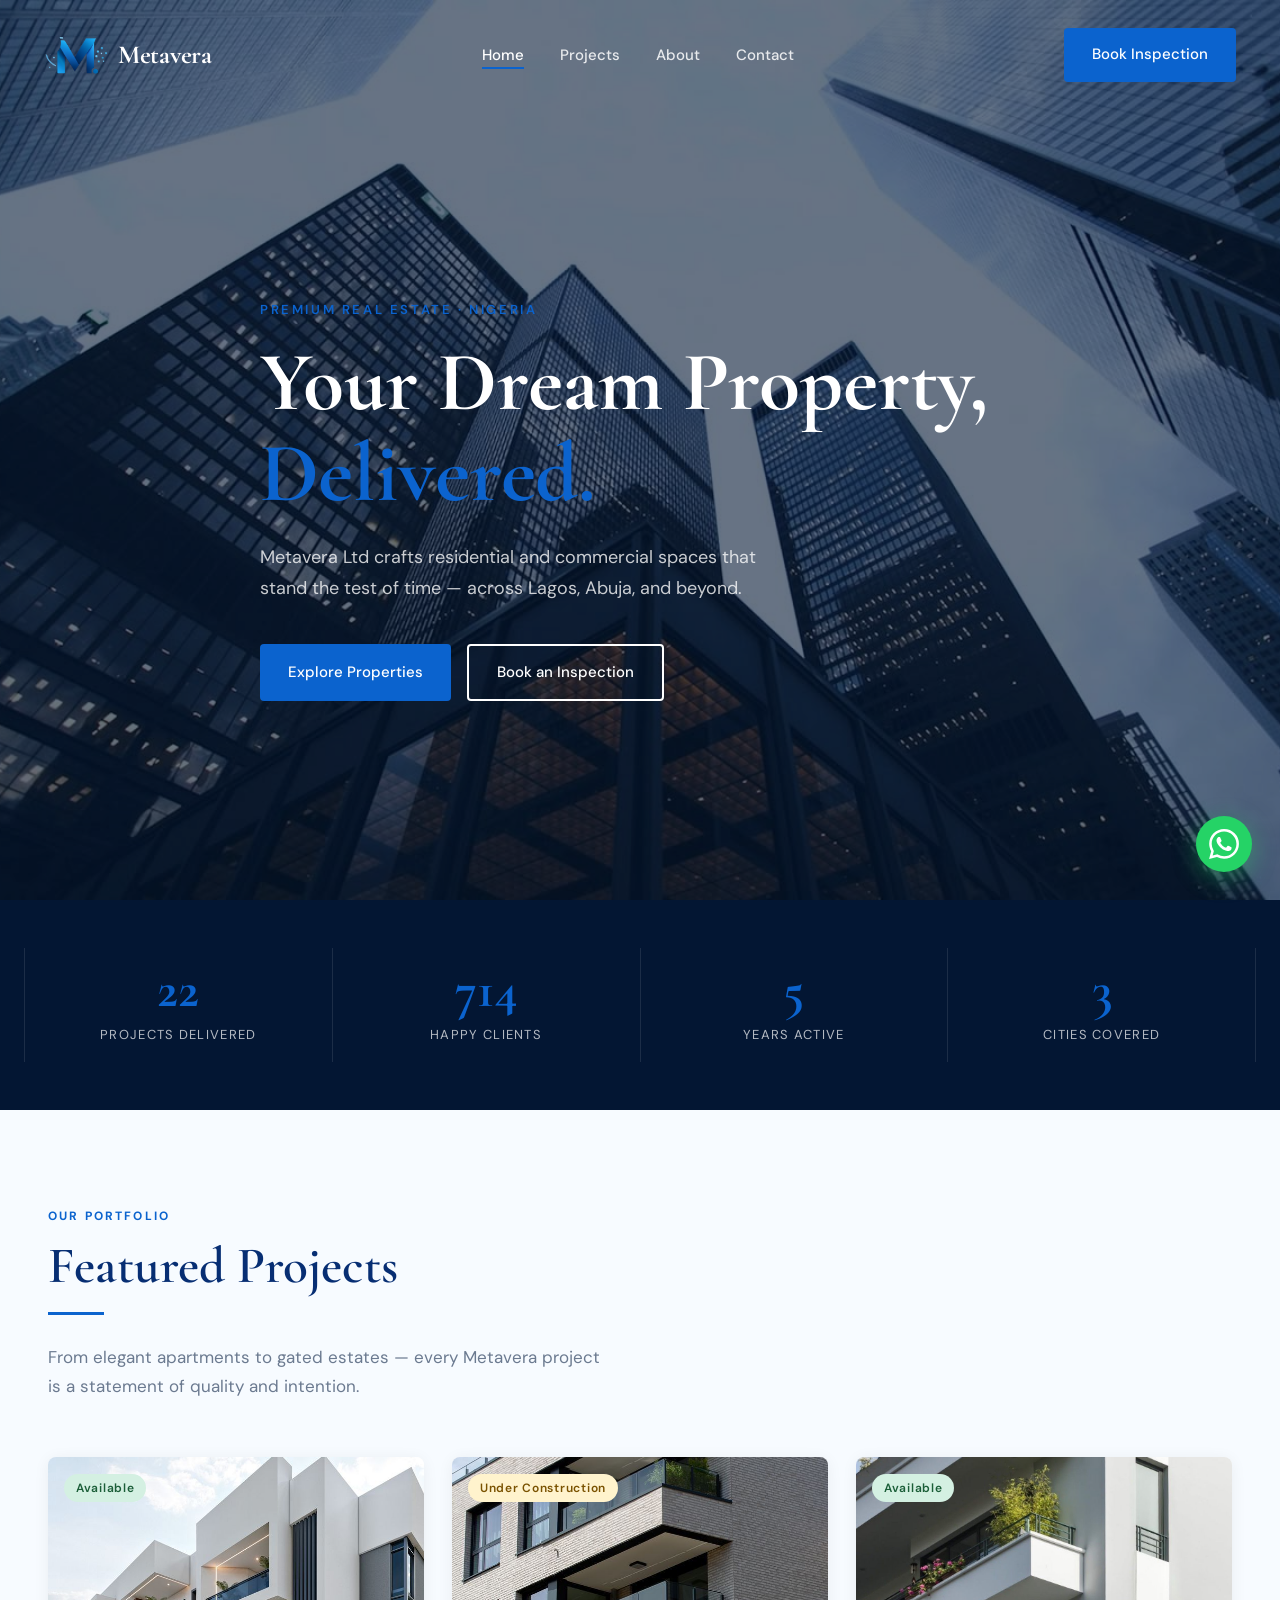
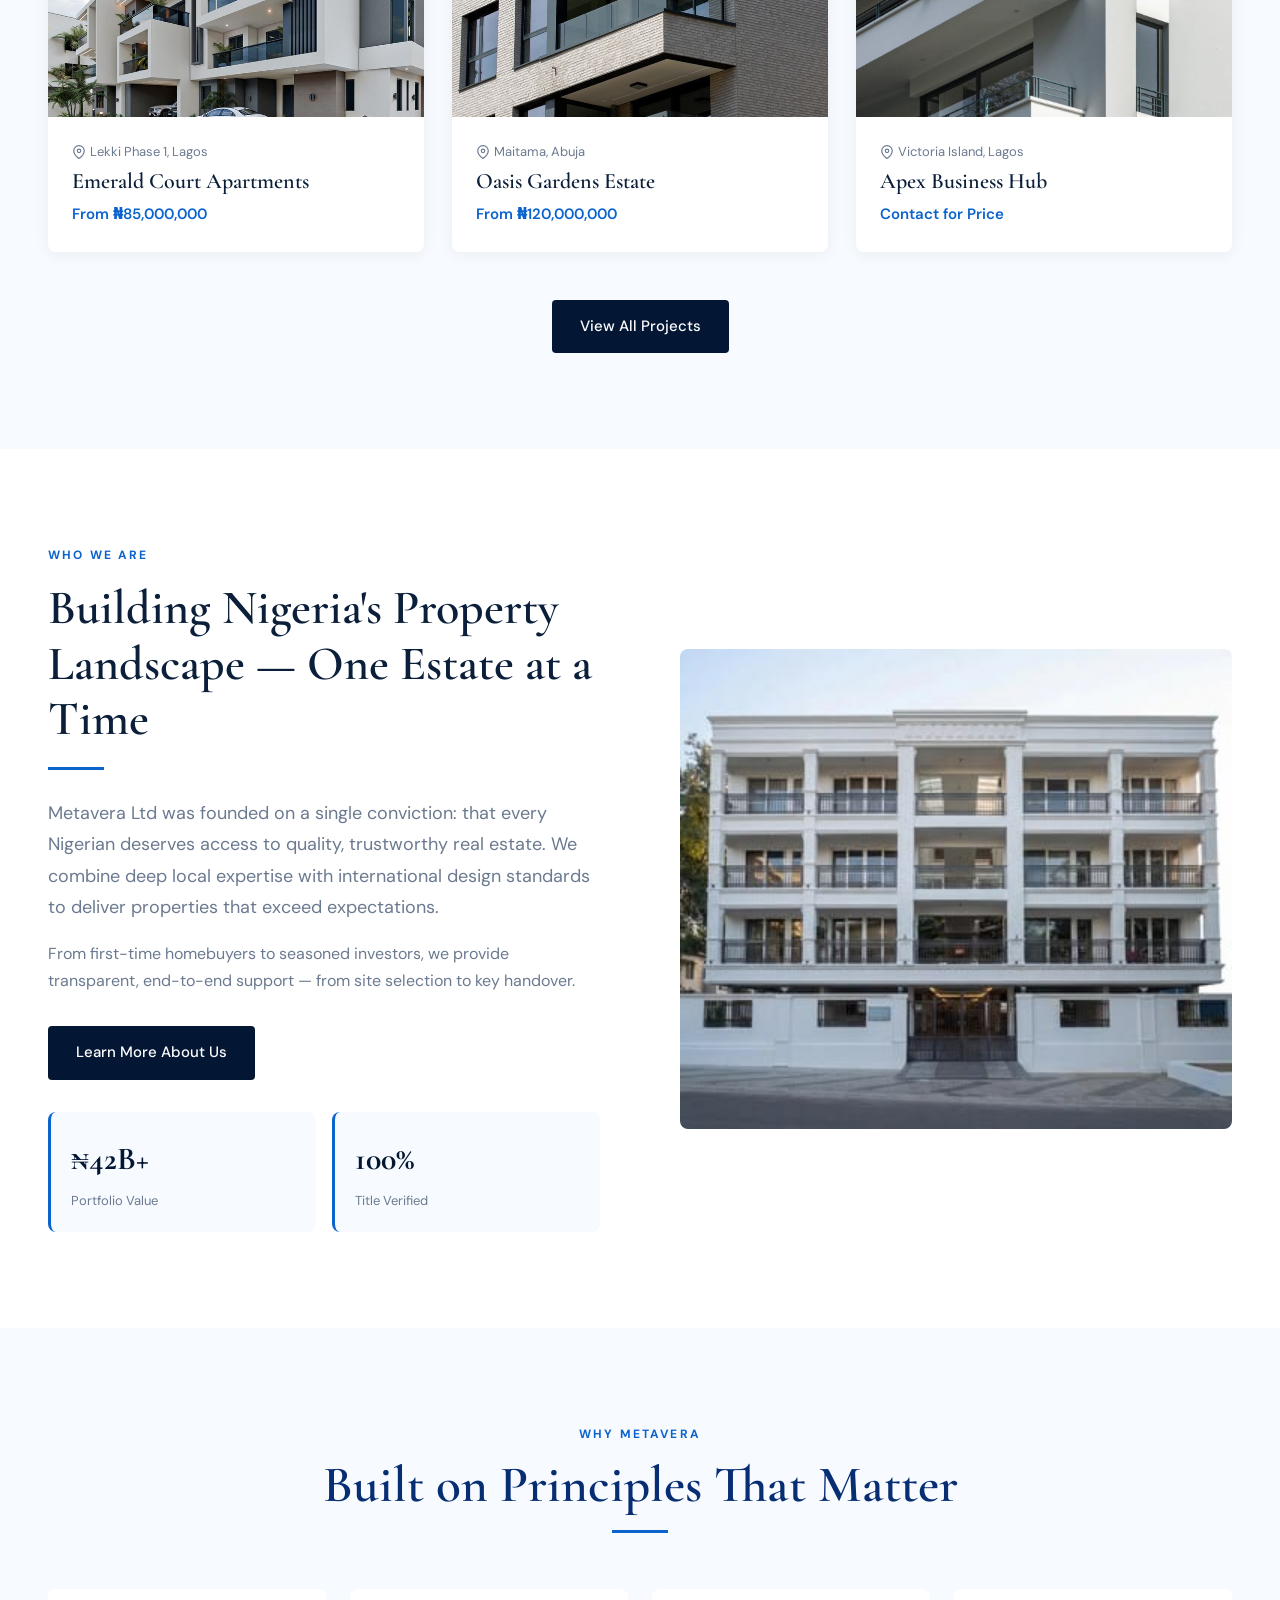
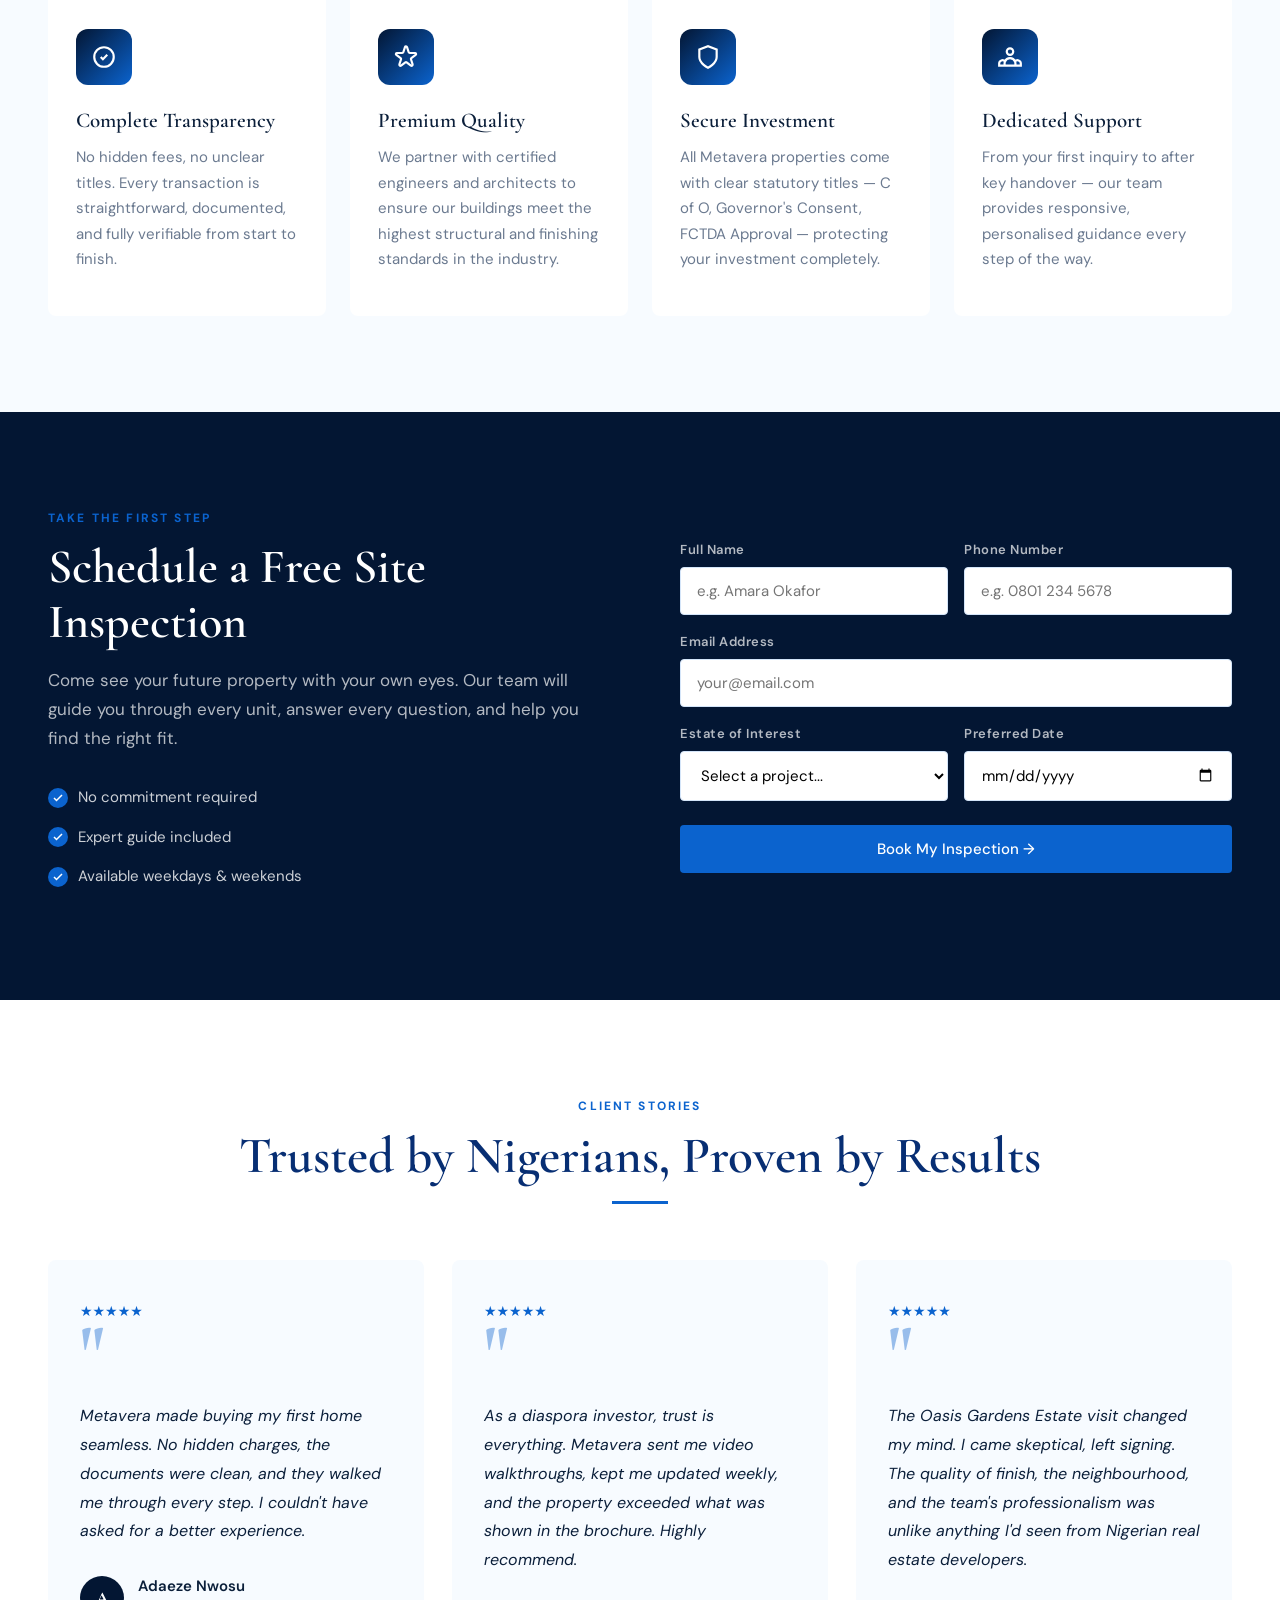
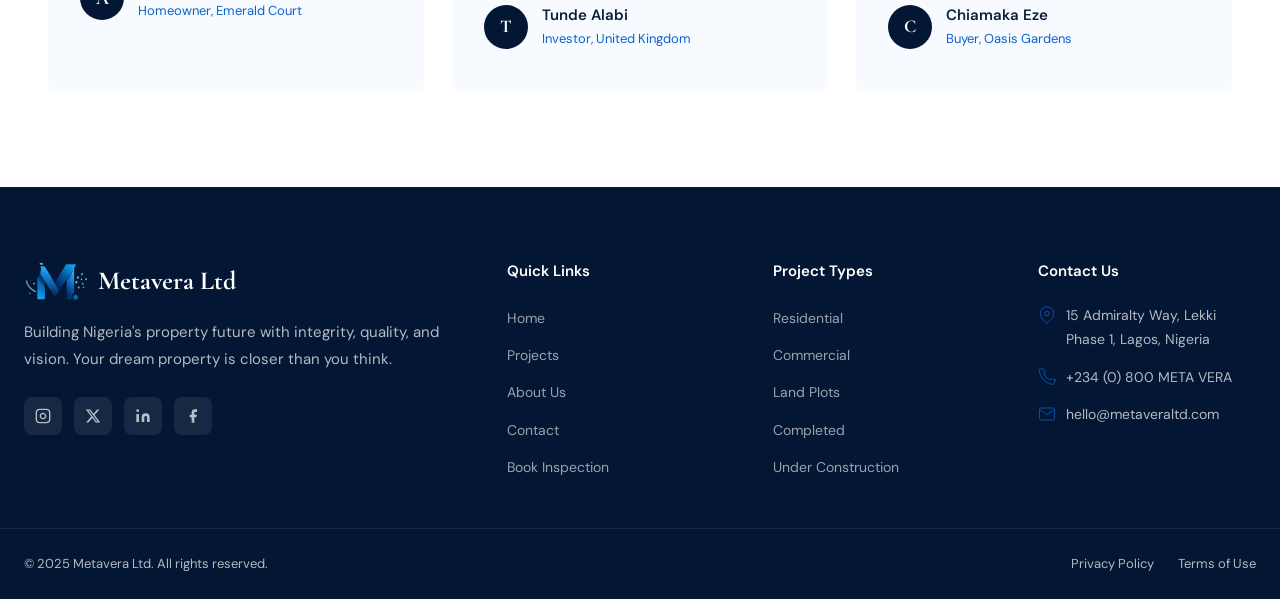
<file: index.html>
<!DOCTYPE html>
<html lang="en">
<head>
  <meta charset="UTF-8" />
  <meta name="viewport" content="width=device-width, initial-scale=1.0" />
  <title>Metavera Ltd — Premium Real Estate in Nigeria</title>
  <meta name="description" content="Metavera Ltd is a leading Nigerian real estate company delivering residential, commercial, and land investment opportunities with transparency and quality." />
  <meta property="og:title" content="Metavera Ltd — Premium Real Estate in Nigeria" />
  <meta property="og:description" content="Discover premium properties across Nigeria. Metavera Ltd — built on trust, quality, and vision." />
  <meta property="og:type" content="website" />
  <link rel="icon" type="image/png" href="assets/Metavera_logo.png" />
  <link rel="stylesheet" href="css/style.css" />
</head>
<body>

<!-- ===== NAVIGATION ===== -->
<nav class="nav" id="mainNav">
  <div class="nav__inner">
    <a href="index.html" class="nav__logo">
      <img src="assets/Metavera_logo.png" alt="Metavera Logo" style="height: 44px; width: auto;" />
      Metavera
    </a>
    <ul class="nav__links">
      <li><a href="index.html" class="active">Home</a></li>
      <li><a href="projects.html">Projects</a></li>
      <li><a href="about.html">About</a></li>
      <li><a href="contact.html">Contact</a></li>
    </ul>
    <div class="nav__actions">
      <a href="contact.html" class="btn btn--primary" id="nav-cta">Book Inspection</a>
      <button class="nav__hamburger" id="hamburgerBtn" aria-label="Open menu">
        <span></span><span></span><span></span>
      </button>
    </div>
  </div>
</nav>

<!-- Mobile Nav -->
<div class="nav__mobile" id="mobileNav">
  <button class="nav__mobile-close" id="mobileNavClose" aria-label="Close menu">✕</button>
  <a href="index.html">Home</a>
  <a href="projects.html">Projects</a>
  <a href="about.html">About</a>
  <a href="contact.html">Contact</a>
  <a href="contact.html" class="btn btn--primary" style="margin-top:16px;">Book Inspection</a>
</div>

<!-- ===== HERO ===== -->
<section class="hero" id="hero">
  <div class="hero__bg">
    <img src="assets/images/metavera_hero.jpg" alt="Metavera luxury estate" loading="eager" />
  </div>
  <div class="hero__overlay"></div>
  <div class="hero__content">
    <p class="hero__eyebrow">Premium Real Estate · Nigeria</p>
    <h1 class="hero__headline">Your Dream Property, <em>Delivered.</em></h1>
    <p class="hero__sub">Metavera Ltd crafts residential and commercial spaces that stand the test of time — across Lagos, Abuja, and beyond.</p>
    <div class="hero__ctas">
      <a href="projects.html" class="btn btn--primary" id="hero-explore-btn">Explore Properties</a>
      <a href="contact.html" class="btn btn--outline" id="hero-inspect-btn">Book an Inspection</a>
    </div>
  </div>

</section>

<!-- ===== STATS BAR ===== -->
<div class="stats-bar">
  <div class="stats-bar__grid">
    <div class="stats-bar__item reveal">
      <div class="stats-bar__number" data-count="38">0</div>
      <div class="stats-bar__label">Projects Delivered</div>
    </div>
    <div class="stats-bar__item reveal reveal-delay-1">
      <div class="stats-bar__number" data-count="1200">0</div>
      <div class="stats-bar__label">Happy Clients</div>
    </div>
    <div class="stats-bar__item reveal reveal-delay-2">
      <div class="stats-bar__number" data-count="9">0</div>
      <div class="stats-bar__label">Years Active</div>
    </div>
    <div class="stats-bar__item reveal reveal-delay-3">
      <div class="stats-bar__number" data-count="6">0</div>
      <div class="stats-bar__label">Cities Covered</div>
    </div>
  </div>
</div>

<!-- ===== FEATURED PROJECTS ===== -->
<section class="section" id="featured-projects">
  <div class="container">
    <div class="section-header reveal">
      <p class="section-header__eyebrow">Our Portfolio</p>
      <h2 class="section-header__title">Featured Projects</h2>
      <div class="divider"></div>
      <p class="section-header__desc">From elegant apartments to gated estates — every Metavera project is a statement of quality and intention.</p>
    </div>
    <div class="projects-grid">

      <div class="project-card reveal">
        <div class="project-card__img-wrap">
          <img src="assets/images/mtv1.jpg" alt="Emerald Court Apartments" loading="lazy" />
          <div class="project-card__badge"><span class="badge badge--available">Available</span></div>
          <div class="project-card__overlay">
            <a href="project-detail.html" class="project-card__cta">View Project →</a>
          </div>
        </div>
        <div class="project-card__body">
          <p class="project-card__location">
            <svg width="14" height="14" viewBox="0 0 24 24" stroke="currentColor" fill="none" stroke-width="2" style="display:inline;vertical-align:middle;"><path d="M21 10c0 7-9 13-9 13S3 17 3 10a9 9 0 1 1 18 0z"/><circle cx="12" cy="10" r="3"/></svg>
            Lekki Phase 1, Lagos
          </p>
          <h3 class="project-card__name">Emerald Court Apartments</h3>
          <p class="project-card__price">From ₦85,000,000</p>
        </div>
      </div>

      <div class="project-card reveal reveal-delay-1">
        <div class="project-card__img-wrap">
          <img src="assets/images/mtv2.jpg" alt="Oasis Gardens Estate" loading="lazy" />
          <div class="project-card__badge"><span class="badge badge--construction">Under Construction</span></div>
          <div class="project-card__overlay">
            <a href="project-detail.html" class="project-card__cta">View Project →</a>
          </div>
        </div>
        <div class="project-card__body">
          <p class="project-card__location">
            <svg width="14" height="14" viewBox="0 0 24 24" stroke="currentColor" fill="none" stroke-width="2" style="display:inline;vertical-align:middle;"><path d="M21 10c0 7-9 13-9 13S3 17 3 10a9 9 0 1 1 18 0z"/><circle cx="12" cy="10" r="3"/></svg>
            Maitama, Abuja
          </p>
          <h3 class="project-card__name">Oasis Gardens Estate</h3>
          <p class="project-card__price">From ₦120,000,000</p>
        </div>
      </div>

      <div class="project-card reveal reveal-delay-2">
        <div class="project-card__img-wrap">
          <img src="assets/images/mtv3.jpg" alt="Apex Business Hub" loading="lazy" />
          <div class="project-card__badge"><span class="badge badge--available">Available</span></div>
          <div class="project-card__overlay">
            <a href="project-detail.html" class="project-card__cta">View Project →</a>
          </div>
        </div>
        <div class="project-card__body">
          <p class="project-card__location">
            <svg width="14" height="14" viewBox="0 0 24 24" stroke="currentColor" fill="none" stroke-width="2" style="display:inline;vertical-align:middle;"><path d="M21 10c0 7-9 13-9 13S3 17 3 10a9 9 0 1 1 18 0z"/><circle cx="12" cy="10" r="3"/></svg>
            Victoria Island, Lagos
          </p>
          <h3 class="project-card__name">Apex Business Hub</h3>
          <p class="project-card__price">Contact for Price</p>
        </div>
      </div>

    </div>
    <div style="text-align:center; margin-top:48px;" class="reveal">
      <a href="projects.html" class="btn btn--dark" id="view-all-projects-btn">View All Projects</a>
    </div>
  </div>
</section>

<!-- ===== ABOUT SNIPPET ===== -->
<section class="section about-snippet" id="about-snippet">
  <div class="container">
    <div class="about-snippet__grid">
      <div class="reveal">
        <p class="about-snippet__tag">Who We Are</p>
        <h2 style="font-family:var(--font-serif);font-size:clamp(30px,4vw,48px);margin-bottom:20px;line-height:1.15;">Building Nigeria's Property Landscape — One Estate at a Time</h2>
        <div class="divider"></div>
        <p class="body-lg text-muted" style="margin-bottom:16px;">Metavera Ltd was founded on a single conviction: that every Nigerian deserves access to quality, trustworthy real estate. We combine deep local expertise with international design standards to deliver properties that exceed expectations.</p>
        <p class="text-muted" style="margin-bottom:32px;">From first-time homebuyers to seasoned investors, we provide transparent, end-to-end support — from site selection to key handover.</p>
        <a href="about.html" class="btn btn--dark" id="about-learn-more-btn">Learn More About Us</a>
        <div class="about-snippet__value">
          <div class="about-snippet__value-item">
            <div class="about-snippet__value-num">₦42B+</div>
            <div class="about-snippet__value-label">Portfolio Value</div>
          </div>
          <div class="about-snippet__value-item">
            <div class="about-snippet__value-num">100%</div>
            <div class="about-snippet__value-label">Title Verified</div>
          </div>
        </div>
      </div>
      <div class="about-snippet__img reveal reveal-delay-2">
        <img src="assets/images/mtv4.jpg" alt="Metavera team" loading="lazy" />
      </div>
    </div>
  </div>
</section>

<!-- ===== WHY CHOOSE US ===== -->
<section class="section why" id="why-choose-us">
  <div class="container">
    <div class="section-header text-center section-header--center reveal">
      <p class="section-header__eyebrow">Why Metavera</p>
      <h2 class="section-header__title">Built on Principles That Matter</h2>
      <div class="divider divider--center"></div>
    </div>
    <div class="why__grid">
      <div class="why__card reveal">
        <div class="why__icon">
          <svg viewBox="0 0 24 24"><path d="M9 12l2 2 4-4m6 2a9 9 0 11-18 0 9 9 0 0118 0z"/></svg>
        </div>
        <h3 class="why__card-title">Complete Transparency</h3>
        <p class="why__card-text">No hidden fees, no unclear titles. Every transaction is straightforward, documented, and fully verifiable from start to finish.</p>
      </div>
      <div class="why__card reveal reveal-delay-1">
        <div class="why__icon">
          <svg viewBox="0 0 24 24"><path d="M11.049 2.927c.3-.921 1.603-.921 1.902 0l1.519 4.674a1 1 0 00.95.69h4.915c.969 0 1.371 1.24.588 1.81l-3.976 2.888a1 1 0 00-.363 1.118l1.518 4.674c.3.922-.755 1.688-1.538 1.118l-3.976-2.888a1 1 0 00-1.176 0l-3.976 2.888c-.783.57-1.838-.197-1.538-1.118l1.518-4.674a1 1 0 00-.363-1.118l-3.976-2.888c-.784-.57-.38-1.81.588-1.81h4.914a1 1 0 00.951-.69l1.519-4.674z"/></svg>
        </div>
        <h3 class="why__card-title">Premium Quality</h3>
        <p class="why__card-text">We partner with certified engineers and architects to ensure our buildings meet the highest structural and finishing standards in the industry.</p>
      </div>
      <div class="why__card reveal reveal-delay-2">
        <div class="why__icon">
          <svg viewBox="0 0 24 24"><path d="M12 22s8-4 8-10V5l-8-3-8 3v7c0 6 8 10 8 10z"/></svg>
        </div>
        <h3 class="why__card-title">Secure Investment</h3>
        <p class="why__card-text">All Metavera properties come with clear statutory titles — C of O, Governor's Consent, FCTDA Approval — protecting your investment completely.</p>
      </div>
      <div class="why__card reveal reveal-delay-3">
        <div class="why__icon">
          <svg viewBox="0 0 24 24"><path d="M17 20h5v-2a3 3 0 00-5.356-1.857M17 20H7m10 0v-2c0-.656-.126-1.283-.356-1.857M7 20H2v-2a3 3 0 015.356-1.857M7 20v-2c0-.656.126-1.283.356-1.857m0 0a5.002 5.002 0 019.288 0M15 7a3 3 0 11-6 0 3 3 0 016 0z"/></svg>
        </div>
        <h3 class="why__card-title">Dedicated Support</h3>
        <p class="why__card-text">From your first inquiry to after key handover — our team provides responsive, personalised guidance every step of the way.</p>
      </div>
    </div>
  </div>
</section>

<!-- ===== BOOK INSPECTION ===== -->
<section class="section inspection" id="book-inspection">
  <div class="container">
    <div class="inspection__grid">
      <div class="reveal">
        <p style="color:var(--clr-gold);font-size:12px;letter-spacing:0.18em;text-transform:uppercase;font-weight:700;margin-bottom:12px;">Take the First Step</p>
        <h2 class="inspection__title">Schedule a Free Site Inspection</h2>
        <p class="inspection__desc">Come see your future property with your own eyes. Our team will guide you through every unit, answer every question, and help you find the right fit.</p>
        <div class="inspection__check">
          <div class="inspection__check-icon"><svg viewBox="0 0 24 24"><polyline points="20 6 9 17 4 12"/></svg></div>
          No commitment required
        </div>
        <div class="inspection__check">
          <div class="inspection__check-icon"><svg viewBox="0 0 24 24"><polyline points="20 6 9 17 4 12"/></svg></div>
          Expert guide included
        </div>
        <div class="inspection__check">
          <div class="inspection__check-icon"><svg viewBox="0 0 24 24"><polyline points="20 6 9 17 4 12"/></svg></div>
          Available weekdays &amp; weekends
        </div>
      </div>
      <div class="reveal reveal-delay-2">
        <form class="form" id="inspectionForm">
          <div class="form-row">
            <div class="form-group">
              <label class="form-label form-label--white" for="insp-name">Full Name</label>
              <input type="text" id="insp-name" class="form-input" placeholder="e.g. Amara Okafor" required />
            </div>
            <div class="form-group">
              <label class="form-label form-label--white" for="insp-phone">Phone Number</label>
              <input type="tel" id="insp-phone" class="form-input" placeholder="e.g. 0801 234 5678" required />
            </div>
          </div>
          <div class="form-group">
            <label class="form-label form-label--white" for="insp-email">Email Address</label>
            <input type="email" id="insp-email" class="form-input" placeholder="your@email.com" />
          </div>
          <div class="form-row">
            <div class="form-group">
              <label class="form-label form-label--white" for="insp-estate">Estate of Interest</label>
              <select id="insp-estate" class="form-select">
                <option value="">Select a project...</option>
                <option>Emerald Court Apartments</option>
                <option>Oasis Gardens Estate</option>
                <option>Apex Business Hub</option>
                <option>Greenview Terrace</option>
                <option>Other / Not Sure</option>
              </select>
            </div>
            <div class="form-group">
              <label class="form-label form-label--white" for="insp-date">Preferred Date</label>
              <input type="date" id="insp-date" class="form-input" />
            </div>
          </div>
          <button type="submit" class="btn btn--primary" id="insp-submit-btn" style="margin-top:8px;justify-content:center;">
            Book My Inspection →
          </button>
        </form>
      </div>
    </div>
  </div>
</section>

<!-- ===== TESTIMONIALS ===== -->
<section class="section testimonials" id="testimonials">
  <div class="container">
    <div class="section-header text-center section-header--center reveal">
      <p class="section-header__eyebrow">Client Stories</p>
      <h2 class="section-header__title">Trusted by Nigerians, Proven by Results</h2>
      <div class="divider divider--center"></div>
    </div>
    <div class="testimonials__grid">

      <div class="testimonial-card reveal">
        <div class="testimonial-card__stars">★★★★★</div>
        <span class="testimonial-card__quote-mark">"</span>
        <p class="testimonial-card__text">Metavera made buying my first home seamless. No hidden charges, the documents were clean, and they walked me through every step. I couldn't have asked for a better experience.</p>
        <div class="testimonial-card__author">
          <div class="testimonial-card__avatar">A</div>
          <div>
            <div class="testimonial-card__name">Adaeze Nwosu</div>
            <div class="testimonial-card__role">Homeowner, Emerald Court</div>
          </div>
        </div>
      </div>

      <div class="testimonial-card reveal reveal-delay-1">
        <div class="testimonial-card__stars">★★★★★</div>
        <span class="testimonial-card__quote-mark">"</span>
        <p class="testimonial-card__text">As a diaspora investor, trust is everything. Metavera sent me video walkthroughs, kept me updated weekly, and the property exceeded what was shown in the brochure. Highly recommend.</p>
        <div class="testimonial-card__author">
          <div class="testimonial-card__avatar">T</div>
          <div>
            <div class="testimonial-card__name">Tunde Alabi</div>
            <div class="testimonial-card__role">Investor, United Kingdom</div>
          </div>
        </div>
      </div>

      <div class="testimonial-card reveal reveal-delay-2">
        <div class="testimonial-card__stars">★★★★★</div>
        <span class="testimonial-card__quote-mark">"</span>
        <p class="testimonial-card__text">The Oasis Gardens Estate visit changed my mind. I came skeptical, left signing. The quality of finish, the neighbourhood, and the team's professionalism was unlike anything I'd seen from Nigerian real estate developers.</p>
        <div class="testimonial-card__author">
          <div class="testimonial-card__avatar">C</div>
          <div>
            <div class="testimonial-card__name">Chiamaka Eze</div>
            <div class="testimonial-card__role">Buyer, Oasis Gardens</div>
          </div>
        </div>
      </div>

    </div>
  </div>
</section>

<!-- ===== FOOTER ===== -->
<footer class="footer" id="main-footer">
  <div class="footer__top">
    <div class="footer__grid">
      <div>
        <div class="footer__brand-logo">
          <img src="assets/Metavera_logo.png" alt="Metavera Logo" style="height: 44px; width: auto;" />
          Metavera Ltd
        </div>
        <p class="footer__brand-text">Building Nigeria's property future with integrity, quality, and vision. Your dream property is closer than you think.</p>
        <div class="footer__social">
          <a href="#" class="footer__social-link" aria-label="Instagram">
            <svg width="16" height="16" viewBox="0 0 24 24" fill="none" stroke="currentColor" stroke-width="2"><rect x="2" y="2" width="20" height="20" rx="5" ry="5"/><path d="M16 11.37A4 4 0 1 1 12.63 8 4 4 0 0 1 16 11.37z"/><line x1="17.5" y1="6.5" x2="17.51" y2="6.5"/></svg>
          </a>
          <a href="#" class="footer__social-link" aria-label="Twitter/X">
            <svg width="16" height="16" viewBox="0 0 24 24" fill="currentColor"><path d="M18.244 2.25h3.308l-7.227 8.26 8.502 11.24H16.17l-5.214-6.817L4.99 21.75H1.68l7.73-8.835L1.254 2.25H8.08l4.713 6.231zm-1.161 17.52h1.833L7.084 4.126H5.117z"/></svg>
          </a>
          <a href="#" class="footer__social-link" aria-label="LinkedIn">
            <svg width="16" height="16" viewBox="0 0 24 24" fill="currentColor"><path d="M16 8a6 6 0 0 1 6 6v7h-4v-7a2 2 0 0 0-2-2 2 2 0 0 0-2 2v7h-4v-7a6 6 0 0 1 6-6zM2 9h4v12H2z"/><circle cx="4" cy="4" r="2"/></svg>
          </a>
          <a href="#" class="footer__social-link" aria-label="Facebook">
            <svg width="16" height="16" viewBox="0 0 24 24" fill="currentColor"><path d="M18 2h-3a5 5 0 0 0-5 5v3H7v4h3v8h4v-8h3l1-4h-4V7a1 1 0 0 1 1-1h3z"/></svg>
          </a>
        </div>
      </div>
      <div>
        <div class="footer__col-title">Quick Links</div>
        <ul class="footer__links">
          <li><a href="index.html">Home</a></li>
          <li><a href="projects.html">Projects</a></li>
          <li><a href="about.html">About Us</a></li>
          <li><a href="contact.html">Contact</a></li>
          <li><a href="contact.html">Book Inspection</a></li>
        </ul>
      </div>
      <div>
        <div class="footer__col-title">Project Types</div>
        <ul class="footer__links">
          <li><a href="projects.html">Residential</a></li>
          <li><a href="projects.html">Commercial</a></li>
          <li><a href="projects.html">Land Plots</a></li>
          <li><a href="projects.html">Completed</a></li>
          <li><a href="projects.html">Under Construction</a></li>
        </ul>
      </div>
      <div>
        <div class="footer__col-title">Contact Us</div>
        <div class="footer__contact-item">
          <svg class="footer__contact-icon" viewBox="0 0 24 24"><path d="M21 10c0 7-9 13-9 13S3 17 3 10a9 9 0 1 1 18 0z"/><circle cx="12" cy="10" r="3"/></svg>
          <span>15 Admiralty Way, Lekki Phase 1, Lagos, Nigeria</span>
        </div>
        <div class="footer__contact-item">
          <svg class="footer__contact-icon" viewBox="0 0 24 24"><path d="M22 16.92v3a2 2 0 0 1-2.18 2 19.79 19.79 0 0 1-8.63-3.07A19.5 19.5 0 0 1 4.69 12a19.79 19.79 0 0 1-3.07-8.67A2 2 0 0 1 3.6 1.24h3a2 2 0 0 1 2 1.72c.127.96.361 1.903.7 2.81a2 2 0 0 1-.45 2.11L7.91 8.09a16 16 0 0 0 8 8l1.27-1.27a2 2 0 0 1 2.11-.45c.907.339 1.85.573 2.81.7A2 2 0 0 1 24 17z"/></svg>
          <span>+234 (0) 800 META VERA</span>
        </div>
        <div class="footer__contact-item">
          <svg class="footer__contact-icon" viewBox="0 0 24 24"><path d="M4 4h16c1.1 0 2 .9 2 2v12c0 1.1-.9 2-2 2H4c-1.1 0-2-.9-2-2V6c0-1.1.9-2 2-2z"/><polyline points="22,6 12,13 2,6"/></svg>
          <span>hello@metaveraltd.com</span>
        </div>
      </div>
    </div>
  </div>
  <div class="footer__bottom">
    <div class="footer__bottom-inner">
      <span>© 2025 Metavera Ltd. All rights reserved.</span>
      <div class="footer__bottom-links">
        <a href="#">Privacy Policy</a>
        <a href="#">Terms of Use</a>
      </div>
    </div>
  </div>
</footer>

<!-- WhatsApp Float -->
<a href="https://wa.me/2348001234567" class="whatsapp-float" id="whatsapp-float" aria-label="Chat on WhatsApp" target="_blank" rel="noopener">
  <svg viewBox="0 0 24 24"><path d="M17.472 14.382c-.297-.149-1.758-.867-2.03-.967-.273-.099-.471-.148-.67.15-.197.297-.767.966-.94 1.164-.173.199-.347.223-.644.075-.297-.15-1.255-.463-2.39-1.475-.883-.788-1.48-1.761-1.653-2.059-.173-.297-.018-.458.13-.606.134-.133.298-.347.446-.52.149-.174.198-.298.298-.497.099-.198.05-.371-.025-.52-.075-.149-.669-1.612-.916-2.207-.242-.579-.487-.5-.669-.51-.173-.008-.371-.01-.57-.01-.198 0-.52.074-.792.372-.272.297-1.04 1.016-1.04 2.479 0 1.462 1.065 2.875 1.213 3.074.149.198 2.096 3.2 5.077 4.487.709.306 1.262.489 1.694.625.712.227 1.36.195 1.871.118.571-.085 1.758-.719 2.006-1.413.248-.694.248-1.289.173-1.413-.074-.124-.272-.198-.57-.347m-5.421 7.403h-.004a9.87 9.87 0 01-5.031-1.378l-.361-.214-3.741.982.998-3.648-.235-.374a9.86 9.86 0 01-1.51-5.26c.001-5.45 4.436-9.884 9.888-9.884 2.64 0 5.122 1.03 6.988 2.898a9.825 9.825 0 012.893 6.994c-.003 5.45-4.437 9.884-9.885 9.884m8.413-18.297A11.815 11.815 0 0012.05 0C5.495 0 .16 5.335.157 11.892c0 2.096.547 4.142 1.588 5.945L.057 24l6.305-1.654a11.882 11.882 0 005.683 1.448h.005c6.554 0 11.89-5.335 11.893-11.893a11.821 11.821 0 00-3.48-8.413Z"/></svg>
</a>

<script src="js/main.js"></script>
</body>
</html>
</file>
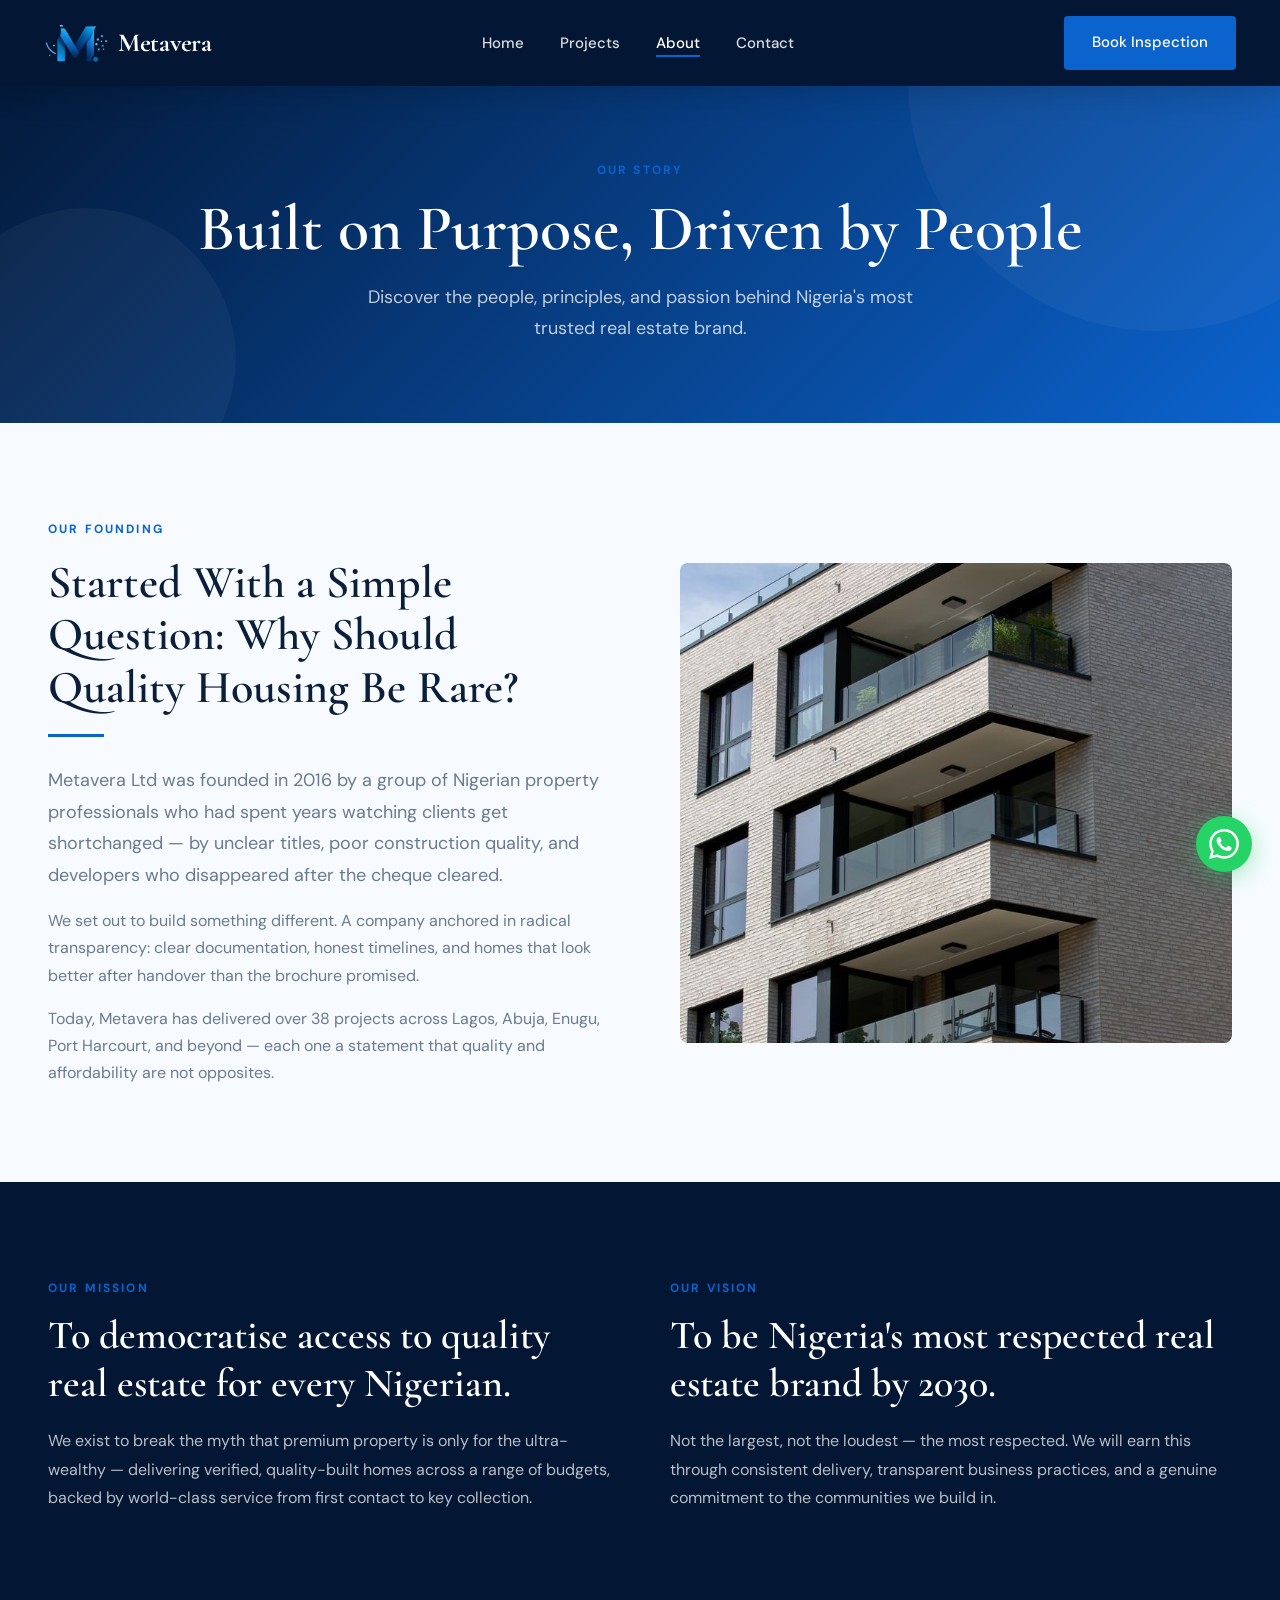
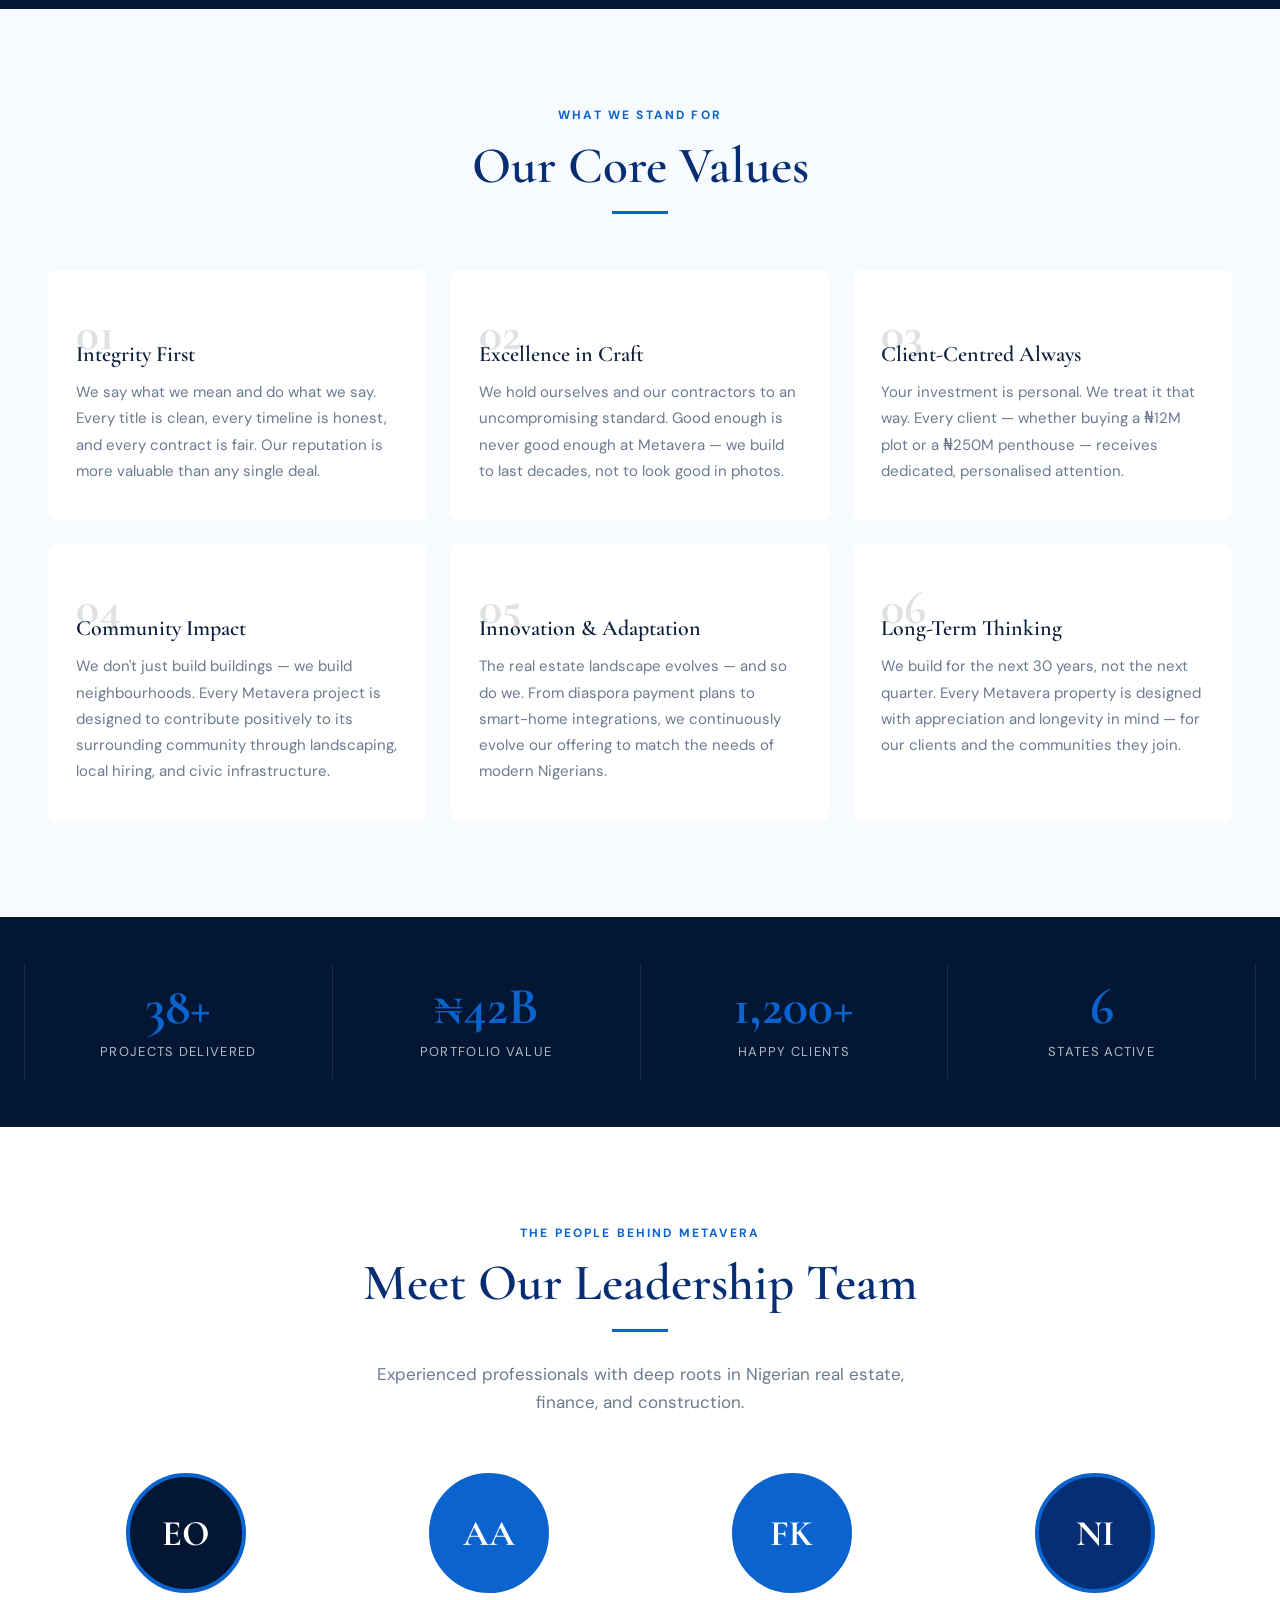
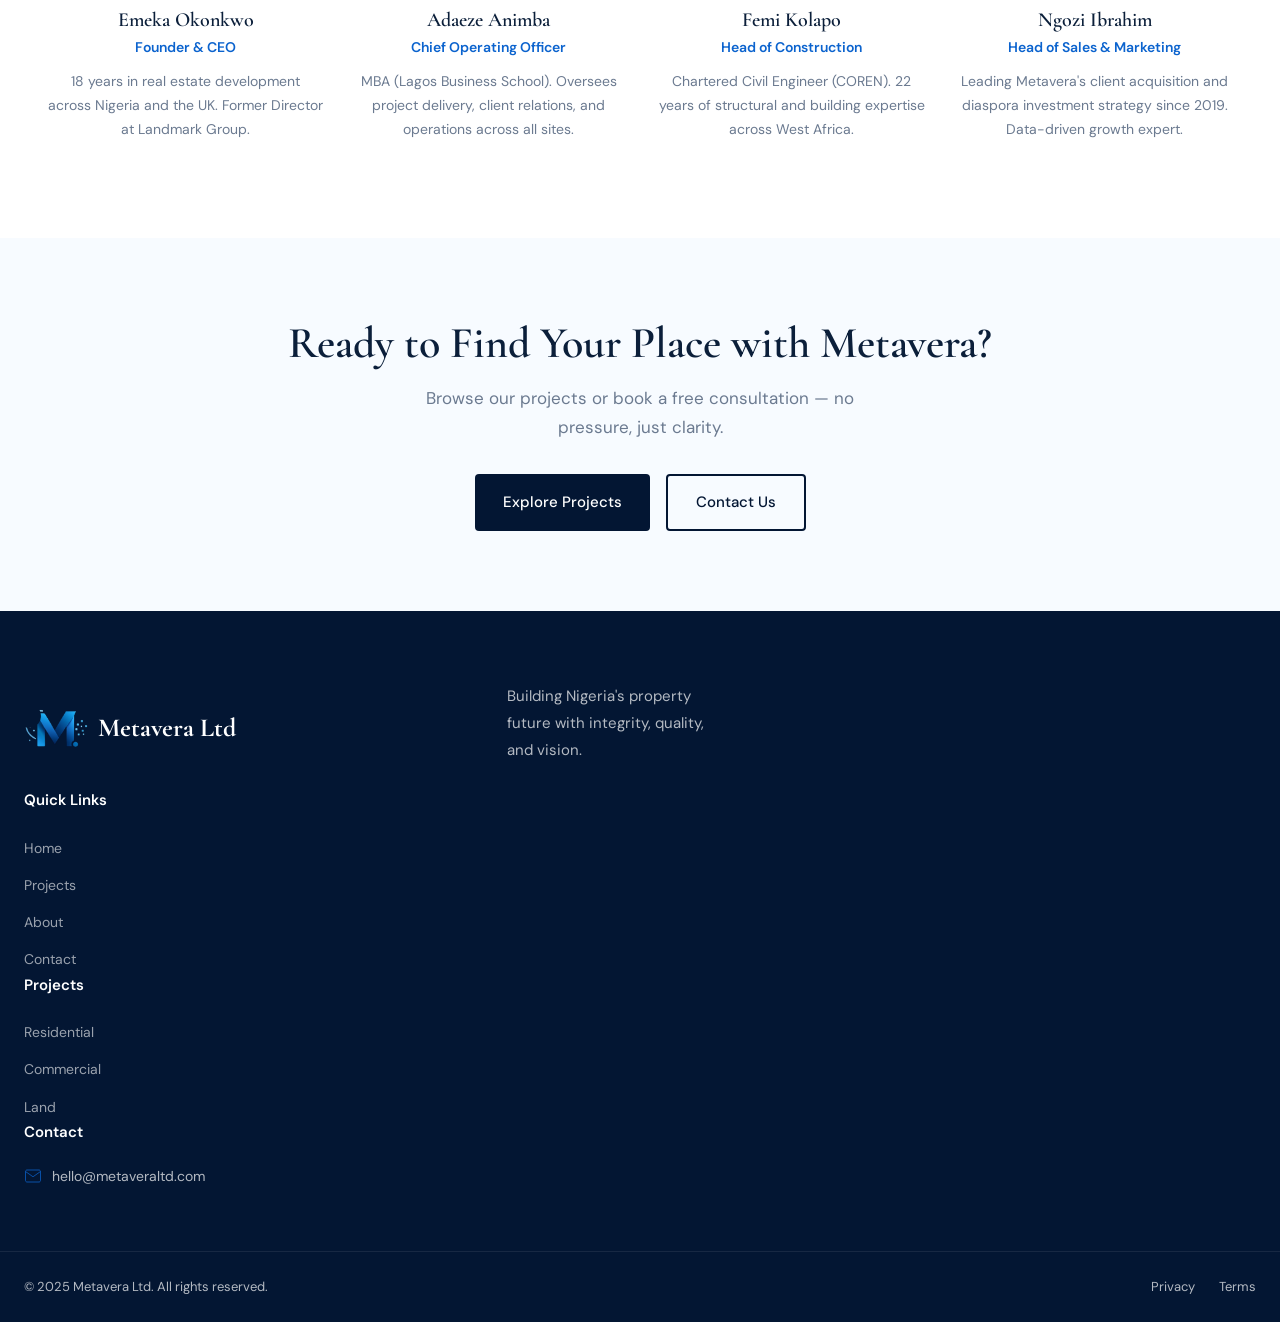
<file: about.html>
<!DOCTYPE html>
<html lang="en">
<head>
  <meta charset="UTF-8" />
  <meta name="viewport" content="width=device-width, initial-scale=1.0" />
  <title>About Us — Metavera Ltd | Our Story, Vision & Team</title>
  <meta name="description" content="Learn about Metavera Ltd — our founding story, mission, vision, core values, and the experienced team building Nigeria's real estate future." />
  <link rel="icon" type="image/png" href="assets/Metavera_logo.png" />
  <link rel="stylesheet" href="css/style.css" />
</head>
<body>

<!-- NAV -->
<nav class="nav scrolled" id="mainNav">
  <div class="nav__inner">
    <a href="index.html" class="nav__logo">
      <img src="assets/Metavera_logo.png" alt="Metavera Logo" style="height: 44px; width: auto;" />
      Metavera
    </a>
    <ul class="nav__links">
      <li><a href="index.html">Home</a></li>
      <li><a href="projects.html">Projects</a></li>
      <li><a href="about.html" class="active">About</a></li>
      <li><a href="contact.html">Contact</a></li>
    </ul>
    <div class="nav__actions">
      <a href="contact.html" class="btn btn--primary">Book Inspection</a>
      <button class="nav__hamburger" id="hamburgerBtn" aria-label="Open menu"><span></span><span></span><span></span></button>
    </div>
  </div>
</nav>
<div class="nav__mobile" id="mobileNav">
  <button class="nav__mobile-close" id="mobileNavClose">✕</button>
  <a href="index.html">Home</a><a href="projects.html">Projects</a><a href="about.html">About</a><a href="contact.html">Contact</a>
  <a href="contact.html" class="btn btn--primary" style="margin-top:16px;">Book Inspection</a>
</div>

<!-- PAGE HERO -->
<div class="page-hero">
  <p class="page-hero__eyebrow">Our Story</p>
  <h1 class="page-hero__title">Built on Purpose, Driven by People</h1>
  <p class="page-hero__desc">Discover the people, principles, and passion behind Nigeria's most trusted real estate brand.</p>
</div>

<!-- FOUNDING STORY -->
<section class="section" id="founding-story">
  <div class="container">
    <div class="about-snippet__grid">
      <div class="reveal">
        <p class="about-snippet__tag">Our Founding</p>
        <h2 style="font-family:var(--font-serif);font-size:clamp(30px,4vw,46px);margin-bottom:20px;line-height:1.15;">Started With a Simple Question: Why Should Quality Housing Be Rare?</h2>
        <div class="divider"></div>
        <p class="body-lg text-muted" style="margin-bottom:16px;">Metavera Ltd was founded in 2016 by a group of Nigerian property professionals who had spent years watching clients get shortchanged — by unclear titles, poor construction quality, and developers who disappeared after the cheque cleared.</p>
        <p class="text-muted" style="margin-bottom:16px;">We set out to build something different. A company anchored in radical transparency: clear documentation, honest timelines, and homes that look better after handover than the brochure promised.</p>
        <p class="text-muted">Today, Metavera has delivered over 38 projects across Lagos, Abuja, Enugu, Port Harcourt, and beyond — each one a statement that quality and affordability are not opposites.</p>
      </div>
      <div class="about-snippet__img reveal reveal-delay-2">
        <img src="assets/images/mtv2.jpg" alt="Metavera founding team" loading="lazy" />
      </div>
    </div>
  </div>
</section>

<!-- MISSION & VISION -->
<section class="section" style="background:var(--clr-green);" id="mission-vision">
  <div class="container">
    <div style="display:grid;grid-template-columns:1fr 1fr;gap:60px;" class="about-mv-grid">
      <div class="reveal">
        <p style="color:var(--clr-gold);font-size:12px;letter-spacing:0.18em;text-transform:uppercase;font-weight:700;margin-bottom:12px;">Our Mission</p>
        <h2 style="font-family:var(--font-serif);font-size:clamp(28px,4vw,40px);color:white;margin-bottom:20px;line-height:1.2;">To democratise access to quality real estate for every Nigerian.</h2>
        <p style="color:rgba(255,255,255,0.72);font-size:16px;line-height:1.8;">We exist to break the myth that premium property is only for the ultra-wealthy — delivering verified, quality-built homes across a range of budgets, backed by world-class service from first contact to key collection.</p>
      </div>
      <div class="reveal reveal-delay-2">
        <p style="color:var(--clr-gold);font-size:12px;letter-spacing:0.18em;text-transform:uppercase;font-weight:700;margin-bottom:12px;">Our Vision</p>
        <h2 style="font-family:var(--font-serif);font-size:clamp(28px,4vw,40px);color:white;margin-bottom:20px;line-height:1.2;">To be Nigeria's most respected real estate brand by 2030.</h2>
        <p style="color:rgba(255,255,255,0.72);font-size:16px;line-height:1.8;">Not the largest, not the loudest — the most respected. We will earn this through consistent delivery, transparent business practices, and a genuine commitment to the communities we build in.</p>
      </div>
    </div>
  </div>
</section>

<!-- CORE VALUES -->
<section class="section" id="core-values">
  <div class="container">
    <div class="section-header text-center section-header--center reveal">
      <p class="section-header__eyebrow">What We Stand For</p>
      <h2 class="section-header__title">Our Core Values</h2>
      <div class="divider divider--center"></div>
    </div>
    <div class="values-grid">
      <div class="value-card reveal">
        <div class="value-card__num">01</div>
        <h3 class="value-card__title">Integrity First</h3>
        <p class="value-card__text">We say what we mean and do what we say. Every title is clean, every timeline is honest, and every contract is fair. Our reputation is more valuable than any single deal.</p>
      </div>
      <div class="value-card reveal reveal-delay-1">
        <div class="value-card__num">02</div>
        <h3 class="value-card__title">Excellence in Craft</h3>
        <p class="value-card__text">We hold ourselves and our contractors to an uncompromising standard. Good enough is never good enough at Metavera — we build to last decades, not to look good in photos.</p>
      </div>
      <div class="value-card reveal reveal-delay-2">
        <div class="value-card__num">03</div>
        <h3 class="value-card__title">Client-Centred Always</h3>
        <p class="value-card__text">Your investment is personal. We treat it that way. Every client — whether buying a ₦12M plot or a ₦250M penthouse — receives dedicated, personalised attention.</p>
      </div>
      <div class="value-card reveal">
        <div class="value-card__num">04</div>
        <h3 class="value-card__title">Community Impact</h3>
        <p class="value-card__text">We don't just build buildings — we build neighbourhoods. Every Metavera project is designed to contribute positively to its surrounding community through landscaping, local hiring, and civic infrastructure.</p>
      </div>
      <div class="value-card reveal reveal-delay-1">
        <div class="value-card__num">05</div>
        <h3 class="value-card__title">Innovation & Adaptation</h3>
        <p class="value-card__text">The real estate landscape evolves — and so do we. From diaspora payment plans to smart-home integrations, we continuously evolve our offering to match the needs of modern Nigerians.</p>
      </div>
      <div class="value-card reveal reveal-delay-2">
        <div class="value-card__num">06</div>
        <h3 class="value-card__title">Long-Term Thinking</h3>
        <p class="value-card__text">We build for the next 30 years, not the next quarter. Every Metavera property is designed with appreciation and longevity in mind — for our clients and the communities they join.</p>
      </div>
    </div>
  </div>
</section>

<!-- STATS -->
<div class="stats-bar">
  <div class="stats-bar__grid">
    <div class="stats-bar__item"><div class="stats-bar__number">38+</div><div class="stats-bar__label">Projects Delivered</div></div>
    <div class="stats-bar__item"><div class="stats-bar__number">₦42B</div><div class="stats-bar__label">Portfolio Value</div></div>
    <div class="stats-bar__item"><div class="stats-bar__number">1,200+</div><div class="stats-bar__label">Happy Clients</div></div>
    <div class="stats-bar__item"><div class="stats-bar__number">6</div><div class="stats-bar__label">States Active</div></div>
  </div>
</div>

<!-- TEAM -->
<section class="section" style="background:var(--clr-white);" id="team">
  <div class="container">
    <div class="section-header text-center section-header--center reveal">
      <p class="section-header__eyebrow">The People Behind Metavera</p>
      <h2 class="section-header__title">Meet Our Leadership Team</h2>
      <div class="divider divider--center"></div>
      <p class="section-header__desc">Experienced professionals with deep roots in Nigerian real estate, finance, and construction.</p>
    </div>
    <div class="team-grid">
      <div class="team-card reveal">
        <div class="team-card__photo"><div class="team-card__photo-text">EO</div></div>
        <h3 class="team-card__name">Emeka Okonkwo</h3>
        <p class="team-card__role">Founder & CEO</p>
        <p class="team-card__bio">18 years in real estate development across Nigeria and the UK. Former Director at Landmark Group.</p>
      </div>
      <div class="team-card reveal reveal-delay-1">
        <div class="team-card__photo" style="background:var(--clr-green-light);"><div class="team-card__photo-text">AA</div></div>
        <h3 class="team-card__name">Adaeze Animba</h3>
        <p class="team-card__role">Chief Operating Officer</p>
        <p class="team-card__bio">MBA (Lagos Business School). Oversees project delivery, client relations, and operations across all sites.</p>
      </div>
      <div class="team-card reveal reveal-delay-2">
        <div class="team-card__photo" style="background:var(--clr-gold);"><div class="team-card__photo-text">FK</div></div>
        <h3 class="team-card__name">Femi Kolapo</h3>
        <p class="team-card__role">Head of Construction</p>
        <p class="team-card__bio">Chartered Civil Engineer (COREN). 22 years of structural and building expertise across West Africa.</p>
      </div>
      <div class="team-card reveal reveal-delay-3">
        <div class="team-card__photo" style="background:var(--clr-green-mid);"><div class="team-card__photo-text">NI</div></div>
        <h3 class="team-card__name">Ngozi Ibrahim</h3>
        <p class="team-card__role">Head of Sales & Marketing</p>
        <p class="team-card__bio">Leading Metavera's client acquisition and diaspora investment strategy since 2019. Data-driven growth expert.</p>
      </div>
    </div>
  </div>
</section>

<!-- CTA -->
<section style="background:var(--clr-bg);padding:80px 24px;text-align:center;" id="about-cta">
  <div class="container">
    <h2 style="font-family:var(--font-serif);font-size:clamp(28px,4vw,44px);margin-bottom:16px;" class="reveal">Ready to Find Your Place with Metavera?</h2>
    <p style="color:var(--clr-muted);font-size:17px;max-width:480px;margin:0 auto 32px;" class="reveal">Browse our projects or book a free consultation — no pressure, just clarity.</p>
    <div style="display:flex;gap:16px;justify-content:center;flex-wrap:wrap;" class="reveal">
      <a href="projects.html" class="btn btn--dark" id="about-view-projects-btn">Explore Projects</a>
      <a href="contact.html" class="btn btn--ghost" id="about-contact-btn">Contact Us</a>
    </div>
  </div>
</section>

<!-- FOOTER -->
<footer class="footer">
  <div class="footer__top">
    <div class="footer__grid">
        <div class="footer__brand-logo">
          <img src="assets/Metavera_logo.png" alt="Metavera Logo" style="height: 44px; width: auto;" />
          Metavera Ltd
        </div><p class="footer__brand-text">Building Nigeria's property future with integrity, quality, and vision.</p></div>
      <div><div class="footer__col-title">Quick Links</div><ul class="footer__links"><li><a href="index.html">Home</a></li><li><a href="projects.html">Projects</a></li><li><a href="about.html">About</a></li><li><a href="contact.html">Contact</a></li></ul></div>
      <div><div class="footer__col-title">Projects</div><ul class="footer__links"><li><a href="projects.html">Residential</a></li><li><a href="projects.html">Commercial</a></li><li><a href="projects.html">Land</a></li></ul></div>
      <div><div class="footer__col-title">Contact</div><div class="footer__contact-item"><svg class="footer__contact-icon" viewBox="0 0 24 24"><path d="M4 4h16c1.1 0 2 .9 2 2v12c0 1.1-.9 2-2 2H4c-1.1 0-2-.9-2-2V6c0-1.1.9-2 2-2z"/><polyline points="22,6 12,13 2,6"/></svg><span>hello@metaveraltd.com</span></div></div>
    </div>
  </div>
  <div class="footer__bottom"><div class="footer__bottom-inner"><span>© 2025 Metavera Ltd. All rights reserved.</span><div class="footer__bottom-links"><a href="#">Privacy</a><a href="#">Terms</a></div></div></div>
</footer>

<a href="https://wa.me/2348001234567" class="whatsapp-float" id="whatsapp-float" aria-label="WhatsApp" target="_blank" rel="noopener">
  <svg viewBox="0 0 24 24"><path d="M17.472 14.382c-.297-.149-1.758-.867-2.03-.967-.273-.099-.471-.148-.67.15-.197.297-.767.966-.94 1.164-.173.199-.347.223-.644.075-.297-.15-1.255-.463-2.39-1.475-.883-.788-1.48-1.761-1.653-2.059-.173-.297-.018-.458.13-.606.134-.133.298-.347.446-.52.149-.174.198-.298.298-.497.099-.198.05-.371-.025-.52-.075-.149-.669-1.612-.916-2.207-.242-.579-.487-.5-.669-.51-.173-.008-.371-.01-.57-.01-.198 0-.52.074-.792.372-.272.297-1.04 1.016-1.04 2.479 0 1.462 1.065 2.875 1.213 3.074.149.198 2.096 3.2 5.077 4.487.709.306 1.262.489 1.694.625.712.227 1.36.195 1.871.118.571-.085 1.758-.719 2.006-1.413.248-.694.248-1.289.173-1.413-.074-.124-.272-.198-.57-.347m-5.421 7.403h-.004a9.87 9.87 0 01-5.031-1.378l-.361-.214-3.741.982.998-3.648-.235-.374a9.86 9.86 0 01-1.51-5.26c.001-5.45 4.436-9.884 9.888-9.884 2.64 0 5.122 1.03 6.988 2.898a9.825 9.825 0 012.893 6.994c-.003 5.45-4.437 9.884-9.885 9.884m8.413-18.297A11.815 11.815 0 0012.05 0C5.495 0 .16 5.335.157 11.892c0 2.096.547 4.142 1.588 5.945L.057 24l6.305-1.654a11.882 11.882 0 005.683 1.448h.005c6.554 0 11.89-5.335 11.893-11.893a11.821 11.821 0 00-3.48-8.413Z"/></svg>
</a>

<script src="js/main.js"></script>
<style>
@media(max-width:768px){ .about-mv-grid{ grid-template-columns:1fr!important; } }
</style>
</body>
</html>
</file>
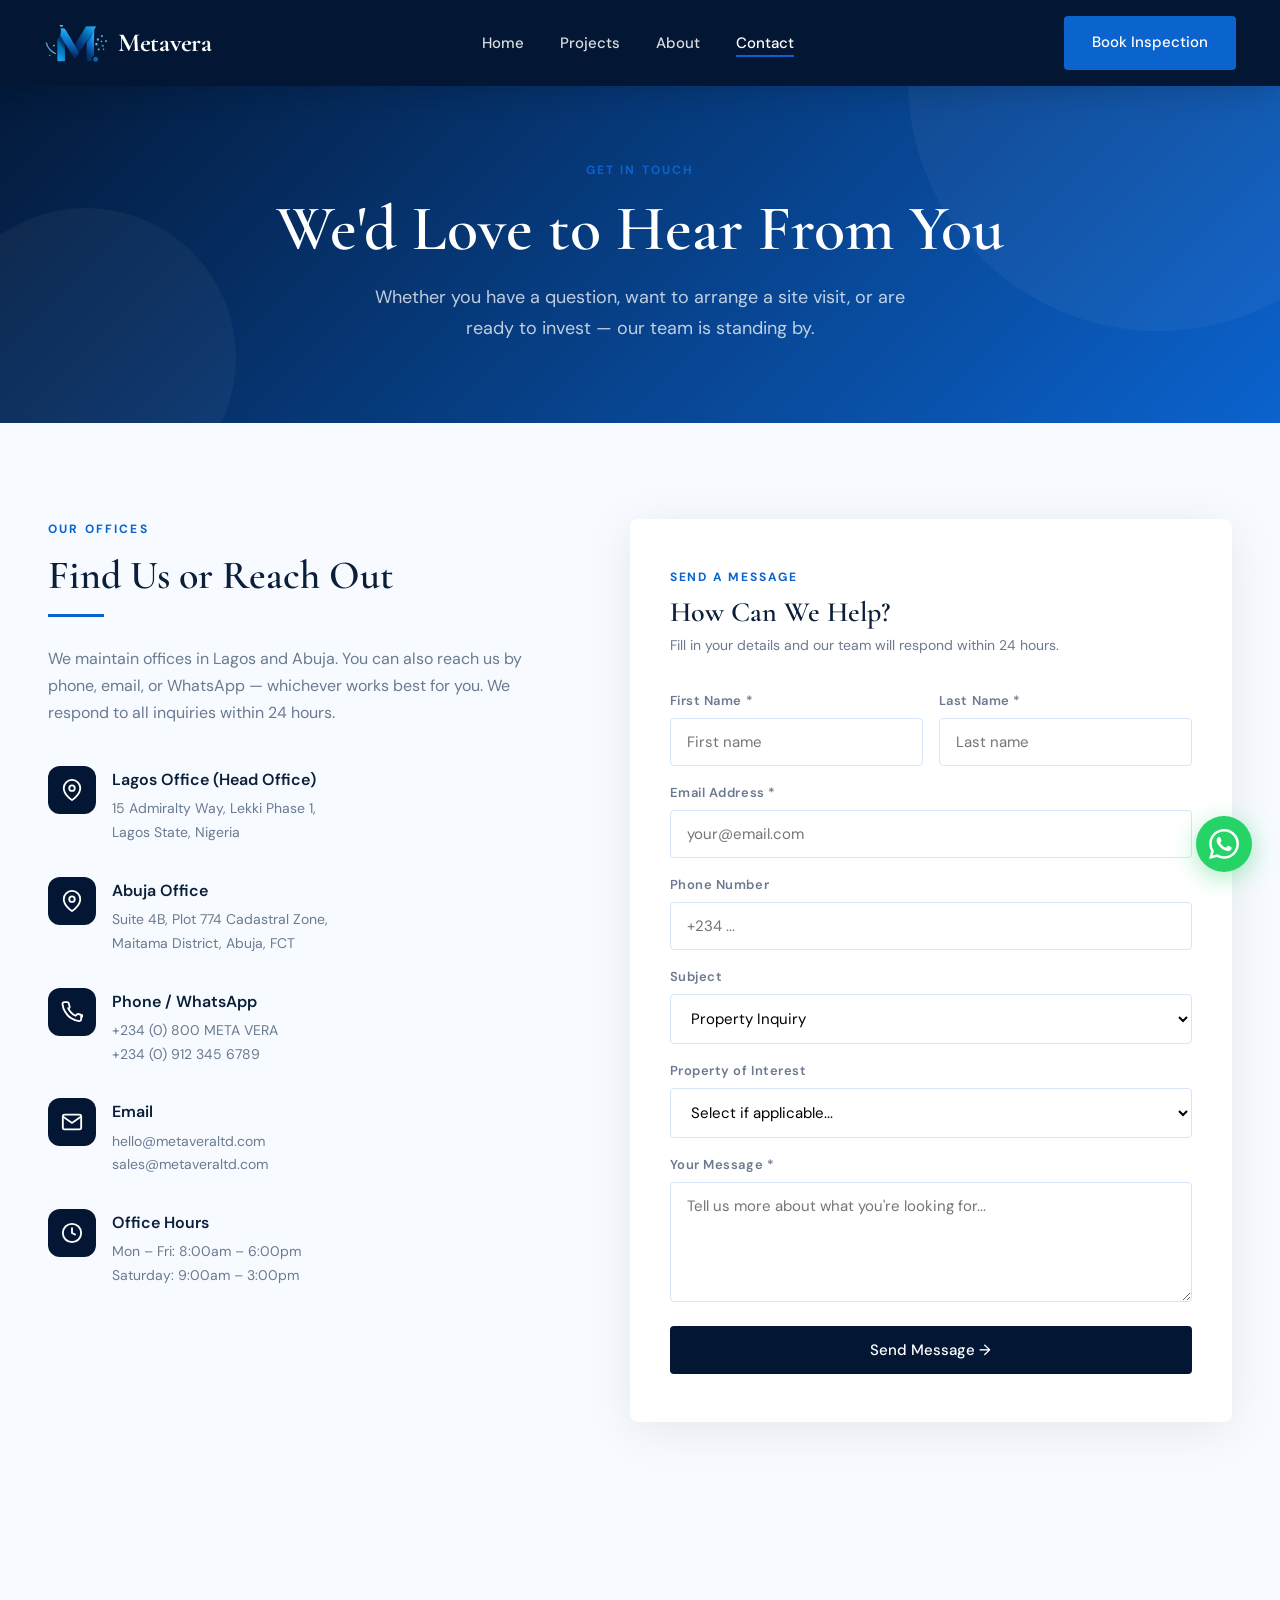
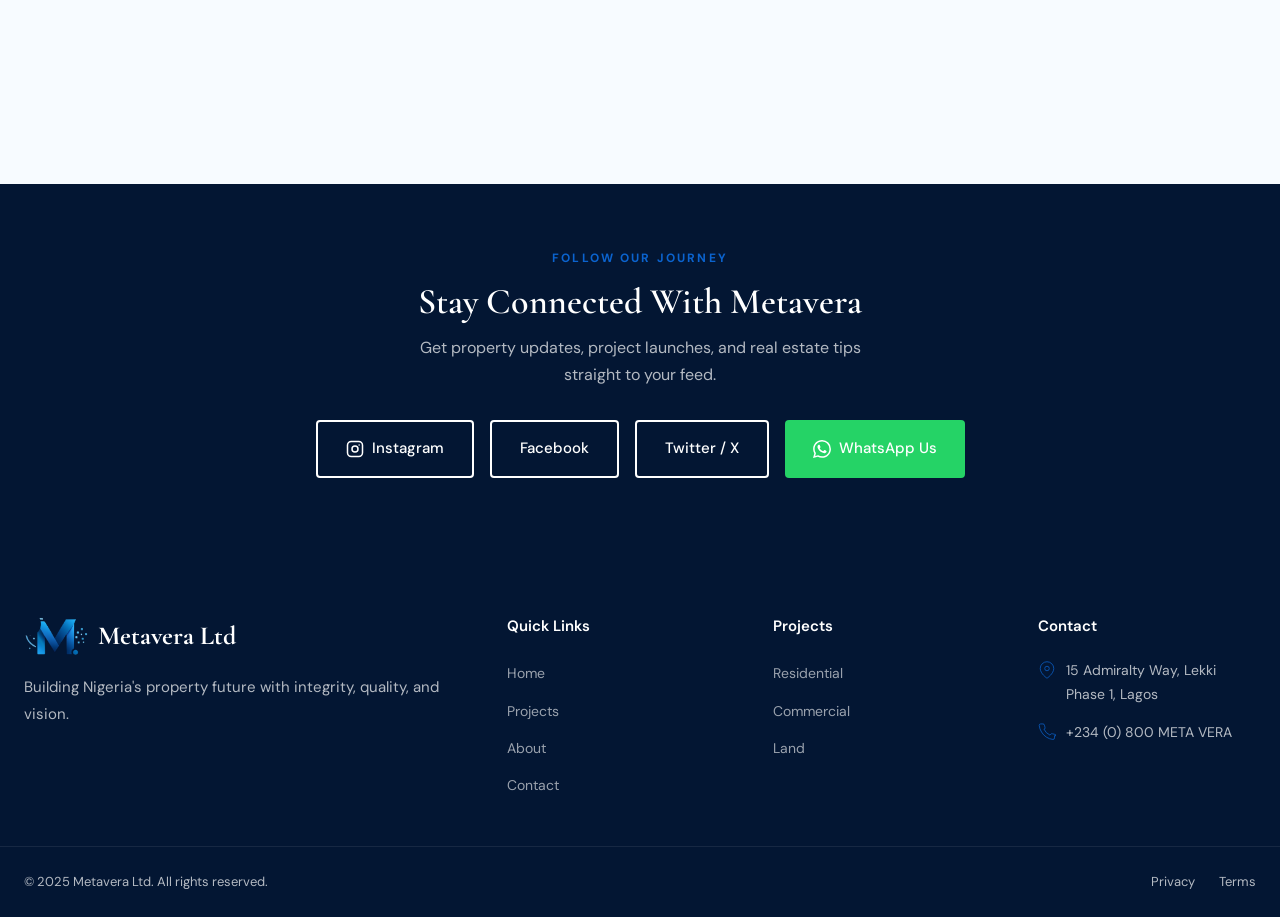
<file: contact.html>
<!DOCTYPE html>
<html lang="en">
<head>
  <meta charset="UTF-8" />
  <meta name="viewport" content="width=device-width, initial-scale=1.0" />
  <title>Contact Us — Metavera Ltd | Get in Touch</title>
  <meta name="description" content="Contact Metavera Ltd to inquire about properties, schedule a site inspection, or speak with our property advisors. Lagos and Abuja offices." />
  <link rel="icon" type="image/png" href="assets/Metavera_logo.png" />
  <link rel="stylesheet" href="css/style.css" />
</head>
<body>

<!-- NAV -->
<nav class="nav scrolled" id="mainNav">
  <div class="nav__inner">
    <a href="index.html" class="nav__logo">
      <img src="assets/Metavera_logo.png" alt="Metavera Logo" style="height: 44px; width: auto;" />
      Metavera
    </a>
    <ul class="nav__links">
      <li><a href="index.html">Home</a></li>
      <li><a href="projects.html">Projects</a></li>
      <li><a href="about.html">About</a></li>
      <li><a href="contact.html" class="active">Contact</a></li>
    </ul>
    <div class="nav__actions">
      <a href="contact.html" class="btn btn--primary">Book Inspection</a>
      <button class="nav__hamburger" id="hamburgerBtn" aria-label="Open menu"><span></span><span></span><span></span></button>
    </div>
  </div>
</nav>
<div class="nav__mobile" id="mobileNav">
  <button class="nav__mobile-close" id="mobileNavClose">✕</button>
  <a href="index.html">Home</a><a href="projects.html">Projects</a><a href="about.html">About</a><a href="contact.html">Contact</a>
  <a href="contact.html" class="btn btn--primary" style="margin-top:16px;">Book Inspection</a>
</div>

<!-- PAGE HERO -->
<div class="page-hero">
  <p class="page-hero__eyebrow">Get in Touch</p>
  <h1 class="page-hero__title">We'd Love to Hear From You</h1>
  <p class="page-hero__desc">Whether you have a question, want to arrange a site visit, or are ready to invest — our team is standing by.</p>
</div>

<!-- CONTACT SECTION -->
<section class="section" id="contact-main">
  <div class="container">
    <div class="contact-grid">

      <!-- Left: Info -->
      <div>
        <p class="section-header__eyebrow">Our Offices</p>
        <h2 style="font-family:var(--font-serif);font-size:clamp(28px,4vw,40px);margin-bottom:8px;" class="reveal">Find Us or Reach Out</h2>
        <div class="divider"></div>
        <p class="text-muted reveal" style="margin-bottom:40px;font-size:16px;">We maintain offices in Lagos and Abuja. You can also reach us by phone, email, or WhatsApp — whichever works best for you. We respond to all inquiries within 24 hours.</p>

        <div class="contact-info__item reveal">
          <div class="contact-info__icon-wrap">
            <svg viewBox="0 0 24 24"><path d="M21 10c0 7-9 13-9 13S3 17 3 10a9 9 0 1 1 18 0z"/><circle cx="12" cy="10" r="3"/></svg>
          </div>
          <div>
            <div class="contact-info__title">Lagos Office (Head Office)</div>
            <div class="contact-info__text">15 Admiralty Way, Lekki Phase 1,<br />Lagos State, Nigeria</div>
          </div>
        </div>

        <div class="contact-info__item reveal">
          <div class="contact-info__icon-wrap">
            <svg viewBox="0 0 24 24"><path d="M21 10c0 7-9 13-9 13S3 17 3 10a9 9 0 1 1 18 0z"/><circle cx="12" cy="10" r="3"/></svg>
          </div>
          <div>
            <div class="contact-info__title">Abuja Office</div>
            <div class="contact-info__text">Suite 4B, Plot 774 Cadastral Zone,<br />Maitama District, Abuja, FCT</div>
          </div>
        </div>

        <div class="contact-info__item reveal">
          <div class="contact-info__icon-wrap">
            <svg viewBox="0 0 24 24"><path d="M22 16.92v3a2 2 0 0 1-2.18 2 19.79 19.79 0 0 1-8.63-3.07A19.5 19.5 0 0 1 4.69 12a19.79 19.79 0 0 1-3.07-8.67A2 2 0 0 1 3.6 1.24h3a2 2 0 0 1 2 1.72c.127.96.361 1.903.7 2.81a2 2 0 0 1-.45 2.11L7.91 8.09a16 16 0 0 0 8 8l1.27-1.27a2 2 0 0 1 2.11-.45c.907.339 1.85.573 2.81.7A2 2 0 0 1 24 17z"/></svg>
          </div>
          <div>
            <div class="contact-info__title">Phone / WhatsApp</div>
            <div class="contact-info__text">+234 (0) 800 META VERA<br />+234 (0) 912 345 6789</div>
          </div>
        </div>

        <div class="contact-info__item reveal">
          <div class="contact-info__icon-wrap">
            <svg viewBox="0 0 24 24"><path d="M4 4h16c1.1 0 2 .9 2 2v12c0 1.1-.9 2-2 2H4c-1.1 0-2-.9-2-2V6c0-1.1.9-2 2-2z"/><polyline points="22,6 12,13 2,6"/></svg>
          </div>
          <div>
            <div class="contact-info__title">Email</div>
            <div class="contact-info__text">hello@metaveraltd.com<br />sales@metaveraltd.com</div>
          </div>
        </div>

        <div class="contact-info__item reveal">
          <div class="contact-info__icon-wrap">
            <svg viewBox="0 0 24 24"><circle cx="12" cy="12" r="10"/><polyline points="12 6 12 12 16 14"/></svg>
          </div>
          <div>
            <div class="contact-info__title">Office Hours</div>
            <div class="contact-info__text">Mon – Fri: 8:00am – 6:00pm<br />Saturday: 9:00am – 3:00pm</div>
          </div>
        </div>

        <!-- Map -->
        <iframe
          src="https://www.google.com/maps/embed?pb=!1m18!1m12!1m3!1d3964.727!2d3.461!3d6.430!2m3!1f0!2f0!3f0!3m2!1i1024!2i768!4f13.1!3m3!1m2!1s0x0%3A0x0!2zNsKwMjUnNDgiLjAiTiAzwrAyNyc0MiI0IkU!5e0!3m2!1sen!2sng!4v1620000000000!5m2!1sen!2sng"
          class="map-embed reveal"
          allowfullscreen="" loading="lazy" referrerpolicy="no-referrer-when-downgrade"
          title="Metavera office location">
        </iframe>
      </div>

      <!-- Right: Form -->
      <div class="reveal reveal-delay-2">
        <div style="background:var(--clr-white);padding:48px 40px;border-radius:8px;box-shadow:0 8px 48px rgba(0,0,0,0.08);">
          <p style="color:var(--clr-gold);font-size:12px;letter-spacing:0.15em;text-transform:uppercase;font-weight:700;margin-bottom:8px;">Send a Message</p>
          <h3 style="font-family:var(--font-serif);font-size:28px;margin-bottom:6px;">How Can We Help?</h3>
          <p style="color:var(--clr-muted);font-size:14px;margin-bottom:32px;">Fill in your details and our team will respond within 24 hours.</p>

          <form class="form" id="contactForm">
            <div class="form-row">
              <div class="form-group">
                <label class="form-label" for="ct-first">First Name *</label>
                <input type="text" id="ct-first" class="form-input" placeholder="First name" required />
              </div>
              <div class="form-group">
                <label class="form-label" for="ct-last">Last Name *</label>
                <input type="text" id="ct-last" class="form-input" placeholder="Last name" required />
              </div>
            </div>
            <div class="form-group">
              <label class="form-label" for="ct-email">Email Address *</label>
              <input type="email" id="ct-email" class="form-input" placeholder="your@email.com" required />
            </div>
            <div class="form-group">
              <label class="form-label" for="ct-phone">Phone Number</label>
              <input type="tel" id="ct-phone" class="form-input" placeholder="+234 ..." />
            </div>
            <div class="form-group">
              <label class="form-label" for="ct-subject">Subject</label>
              <select id="ct-subject" class="form-select">
                <option>Property Inquiry</option>
                <option>Book a Site Inspection</option>
                <option>Investment Consultation</option>
                <option>Payment Plan Question</option>
                <option>General Inquiry</option>
                <option>Diaspora Investment</option>
              </select>
            </div>
            <div class="form-group">
              <label class="form-label" for="ct-property">Property of Interest</label>
              <select id="ct-property" class="form-select">
                <option value="">Select if applicable...</option>
                <option>Emerald Court Apartments</option>
                <option>Oasis Gardens Estate</option>
                <option>Apex Business Hub</option>
                <option>Sunrise Land Plots</option>
                <option>Marina Trade Centre</option>
                <option>Not sure — show me options</option>
              </select>
            </div>
            <div class="form-group">
              <label class="form-label" for="ct-message">Your Message *</label>
              <textarea id="ct-message" class="form-textarea" placeholder="Tell us more about what you're looking for..." required></textarea>
            </div>
            <button type="submit" class="btn btn--dark" id="ct-submit-btn" style="justify-content:center;margin-top:8px;">
              Send Message →
            </button>
          </form>
        </div>
      </div>

    </div>
  </div>
</section>

<!-- SOCIAL CTA -->
<section style="background:var(--clr-green);padding:64px 24px;text-align:center;" id="social-section">
  <div class="container">
    <p style="color:var(--clr-gold);font-size:12px;letter-spacing:0.18em;text-transform:uppercase;font-weight:700;margin-bottom:12px;">Follow Our Journey</p>
    <h2 style="font-family:var(--font-serif);font-size:clamp(24px,3vw,36px);color:white;margin-bottom:12px;">Stay Connected With Metavera</h2>
    <p style="color:rgba(255,255,255,0.7);max-width:460px;margin:0 auto 32px;">Get property updates, project launches, and real estate tips straight to your feed.</p>
    <div style="display:flex;gap:16px;justify-content:center;flex-wrap:wrap;">
      <a href="#" class="btn btn--outline" id="instagram-btn" style="gap:8px;">
        <svg width="18" height="18" viewBox="0 0 24 24" fill="none" stroke="currentColor" stroke-width="2"><rect x="2" y="2" width="20" height="20" rx="5"/><circle cx="12" cy="12" r="4"/><circle cx="17.5" cy="6.5" r="1" fill="white" stroke="none"/></svg>
        Instagram
      </a>
      <a href="#" class="btn btn--outline" id="facebook-btn">Facebook</a>
      <a href="#" class="btn btn--outline" id="twitter-btn">Twitter / X</a>
      <a href="https://wa.me/2348001234567" class="btn" style="background:#25D366;color:white;" id="whatsapp-cta-btn" target="_blank" rel="noopener">
        <svg width="18" height="18" viewBox="0 0 24 24" fill="white"><path d="M17.472 14.382c-.297-.149-1.758-.867-2.03-.967-.273-.099-.471-.148-.67.15-.197.297-.767.966-.94 1.164-.173.199-.347.223-.644.075-.297-.15-1.255-.463-2.39-1.475-.883-.788-1.48-1.761-1.653-2.059-.173-.297-.018-.458.13-.606.134-.133.298-.347.446-.52.149-.174.198-.298.298-.497.099-.198.05-.371-.025-.52-.075-.149-.669-1.612-.916-2.207-.242-.579-.487-.5-.669-.51-.173-.008-.371-.01-.57-.01-.198 0-.52.074-.792.372-.272.297-1.04 1.016-1.04 2.479 0 1.462 1.065 2.875 1.213 3.074.149.198 2.096 3.2 5.077 4.487.709.306 1.262.489 1.694.625.712.227 1.36.195 1.871.118.571-.085 1.758-.719 2.006-1.413.248-.694.248-1.289.173-1.413-.074-.124-.272-.198-.57-.347m-5.421 7.403h-.004a9.87 9.87 0 01-5.031-1.378l-.361-.214-3.741.982.998-3.648-.235-.374a9.86 9.86 0 01-1.51-5.26c.001-5.45 4.436-9.884 9.888-9.884 2.64 0 5.122 1.03 6.988 2.898a9.825 9.825 0 012.893 6.994c-.003 5.45-4.437 9.884-9.885 9.884m8.413-18.297A11.815 11.815 0 0012.05 0C5.495 0 .16 5.335.157 11.892c0 2.096.547 4.142 1.588 5.945L.057 24l6.305-1.654a11.882 11.882 0 005.683 1.448h.005c6.554 0 11.89-5.335 11.893-11.893a11.821 11.821 0 00-3.48-8.413Z"/></svg>
        WhatsApp Us
      </a>
    </div>
  </div>
</section>

<!-- FOOTER -->
<footer class="footer">
  <div class="footer__top">
    <div class="footer__grid">
      <div><div class="footer__brand-logo"><img src="assets/Metavera_logo.png" alt="Metavera Logo" style="height: 44px; width: auto;" /> Metavera Ltd</div><p class="footer__brand-text">Building Nigeria's property future with integrity, quality, and vision.</p></div>
      <div><div class="footer__col-title">Quick Links</div><ul class="footer__links"><li><a href="index.html">Home</a></li><li><a href="projects.html">Projects</a></li><li><a href="about.html">About</a></li><li><a href="contact.html">Contact</a></li></ul></div>
      <div><div class="footer__col-title">Projects</div><ul class="footer__links"><li><a href="projects.html">Residential</a></li><li><a href="projects.html">Commercial</a></li><li><a href="projects.html">Land</a></li></ul></div>
      <div><div class="footer__col-title">Contact</div>
        <div class="footer__contact-item"><svg class="footer__contact-icon" viewBox="0 0 24 24"><path d="M21 10c0 7-9 13-9 13S3 17 3 10a9 9 0 1 1 18 0z"/><circle cx="12" cy="10" r="3"/></svg><span>15 Admiralty Way, Lekki Phase 1, Lagos</span></div>
        <div class="footer__contact-item"><svg class="footer__contact-icon" viewBox="0 0 24 24"><path d="M22 16.92v3a2 2 0 0 1-2.18 2 19.79 19.79 0 0 1-8.63-3.07A19.5 19.5 0 0 1 4.69 12a19.79 19.79 0 0 1-3.07-8.67A2 2 0 0 1 3.6 1.24h3a2 2 0 0 1 2 1.72c.127.96.361 1.903.7 2.81a2 2 0 0 1-.45 2.11L7.91 8.09a16 16 0 0 0 8 8l1.27-1.27a2 2 0 0 1 2.11-.45c.907.339 1.85.573 2.81.7A2 2 0 0 1 24 17z"/></svg><span>+234 (0) 800 META VERA</span></div>
      </div>
    </div>
  </div>
  <div class="footer__bottom"><div class="footer__bottom-inner"><span>© 2025 Metavera Ltd. All rights reserved.</span><div class="footer__bottom-links"><a href="#">Privacy</a><a href="#">Terms</a></div></div></div>
</footer>

<a href="https://wa.me/2348001234567" class="whatsapp-float" id="whatsapp-float" aria-label="WhatsApp" target="_blank" rel="noopener">
  <svg viewBox="0 0 24 24"><path d="M17.472 14.382c-.297-.149-1.758-.867-2.03-.967-.273-.099-.471-.148-.67.15-.197.297-.767.966-.94 1.164-.173.199-.347.223-.644.075-.297-.15-1.255-.463-2.39-1.475-.883-.788-1.48-1.761-1.653-2.059-.173-.297-.018-.458.13-.606.134-.133.298-.347.446-.52.149-.174.198-.298.298-.497.099-.198.05-.371-.025-.52-.075-.149-.669-1.612-.916-2.207-.242-.579-.487-.5-.669-.51-.173-.008-.371-.01-.57-.01-.198 0-.52.074-.792.372-.272.297-1.04 1.016-1.04 2.479 0 1.462 1.065 2.875 1.213 3.074.149.198 2.096 3.2 5.077 4.487.709.306 1.262.489 1.694.625.712.227 1.36.195 1.871.118.571-.085 1.758-.719 2.006-1.413.248-.694.248-1.289.173-1.413-.074-.124-.272-.198-.57-.347m-5.421 7.403h-.004a9.87 9.87 0 01-5.031-1.378l-.361-.214-3.741.982.998-3.648-.235-.374a9.86 9.86 0 01-1.51-5.26c.001-5.45 4.436-9.884 9.888-9.884 2.64 0 5.122 1.03 6.988 2.898a9.825 9.825 0 012.893 6.994c-.003 5.45-4.437 9.884-9.885 9.884m8.413-18.297A11.815 11.815 0 0012.05 0C5.495 0 .16 5.335.157 11.892c0 2.096.547 4.142 1.588 5.945L.057 24l6.305-1.654a11.882 11.882 0 005.683 1.448h.005c6.554 0 11.89-5.335 11.893-11.893a11.821 11.821 0 00-3.48-8.413Z"/></svg>
</a>

<script src="js/main.js"></script>
</body>
</html>
</file>
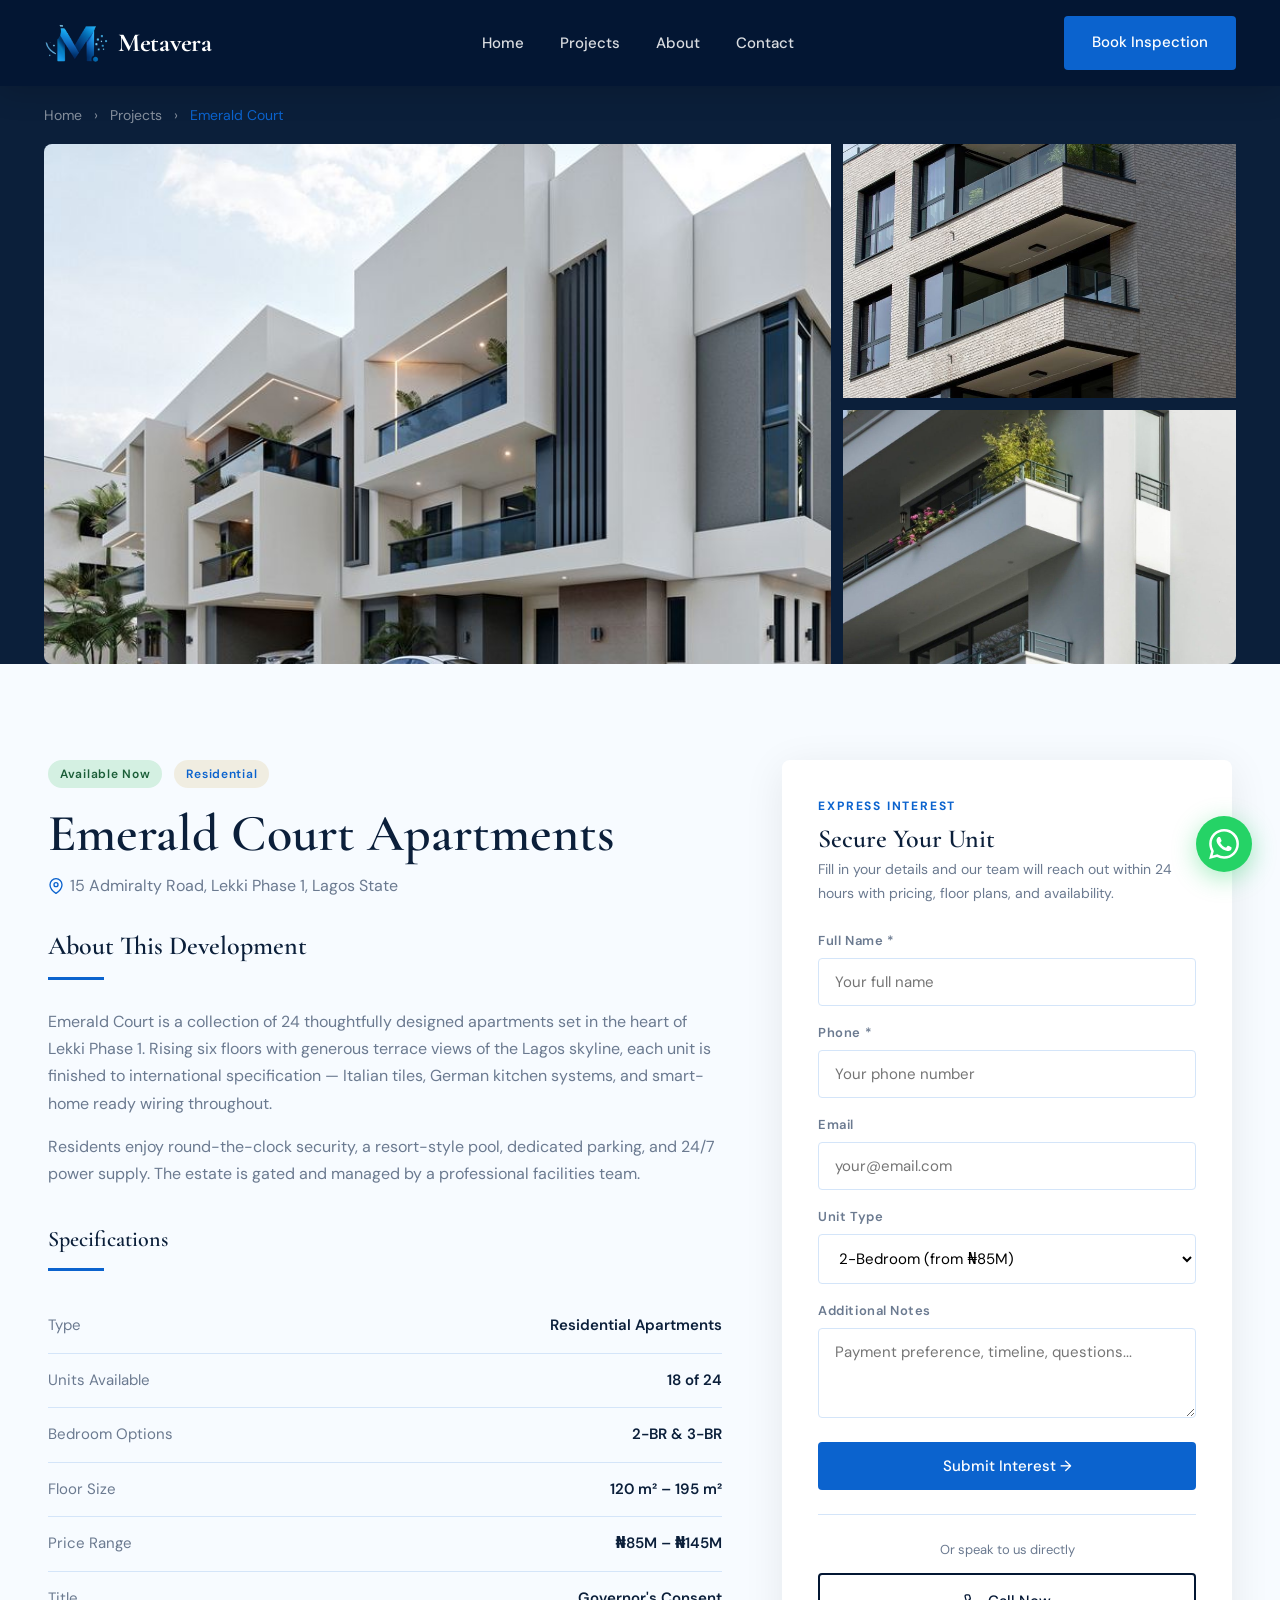
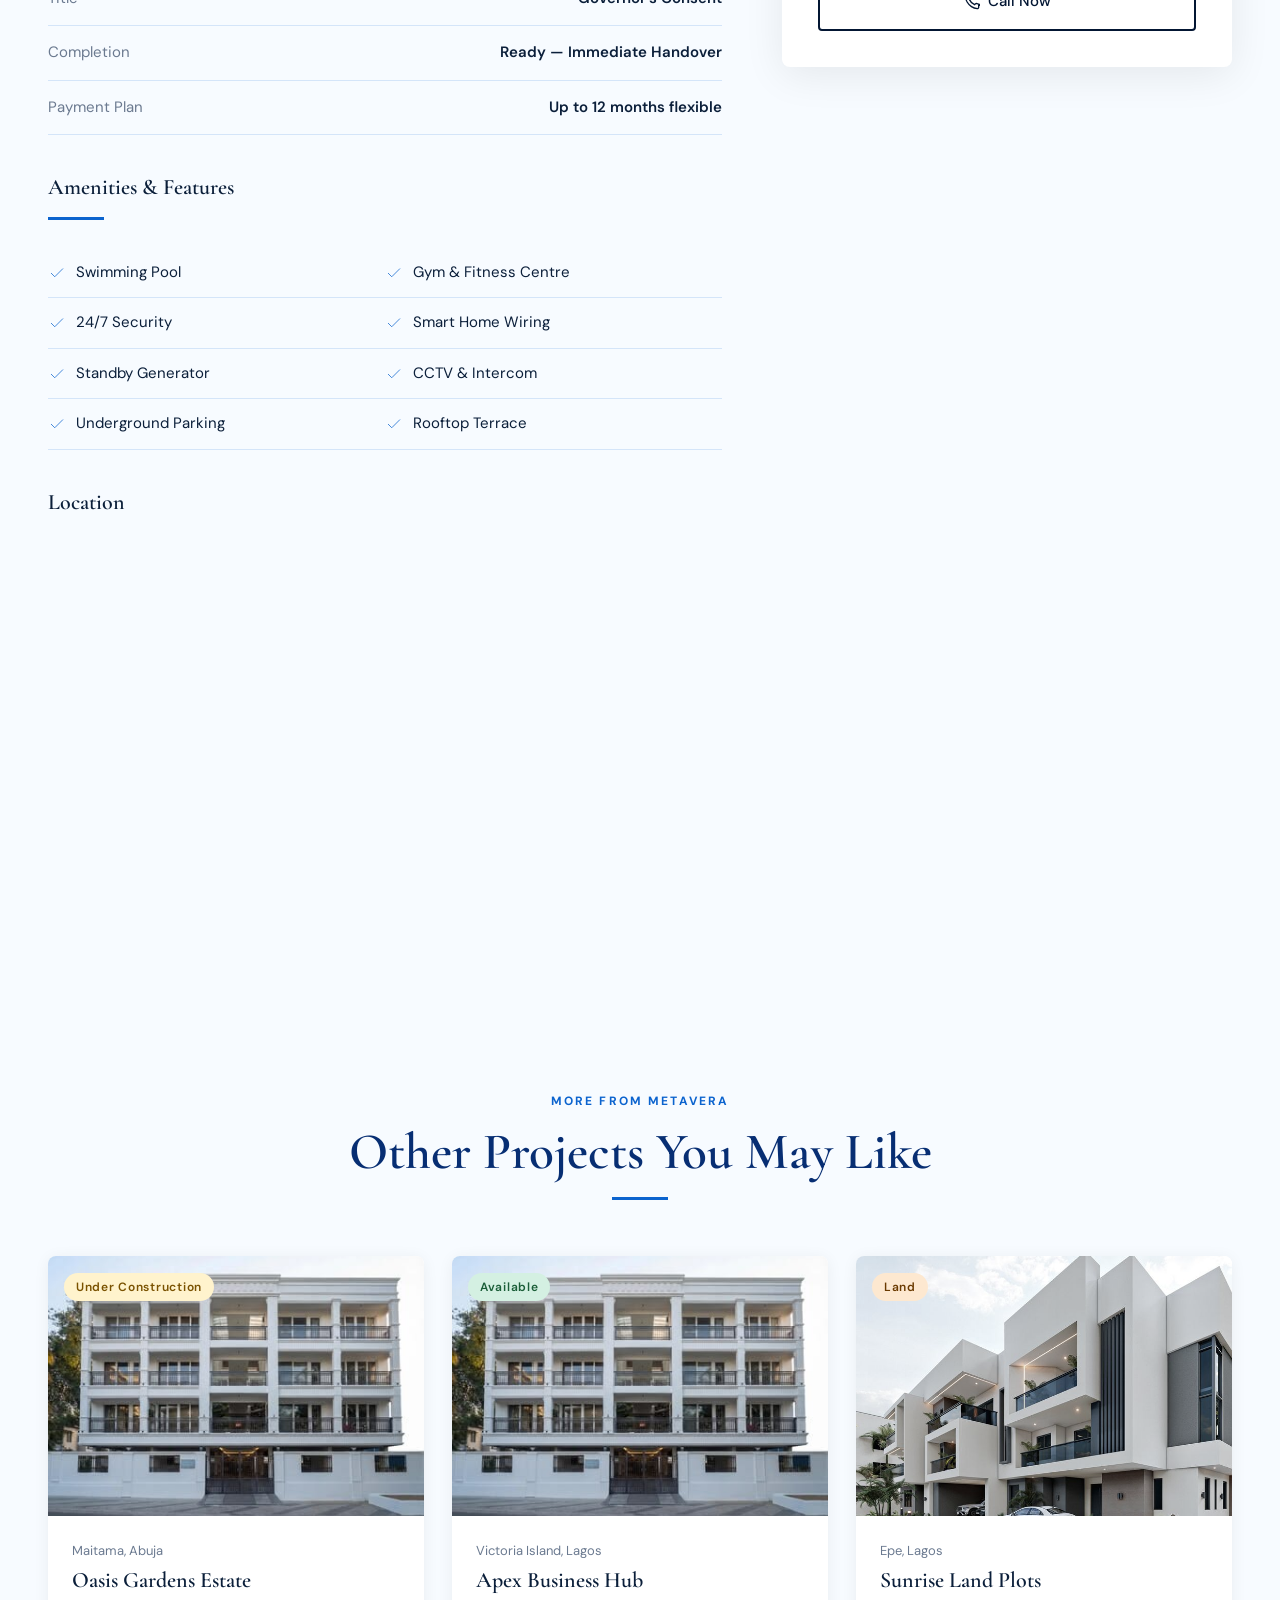
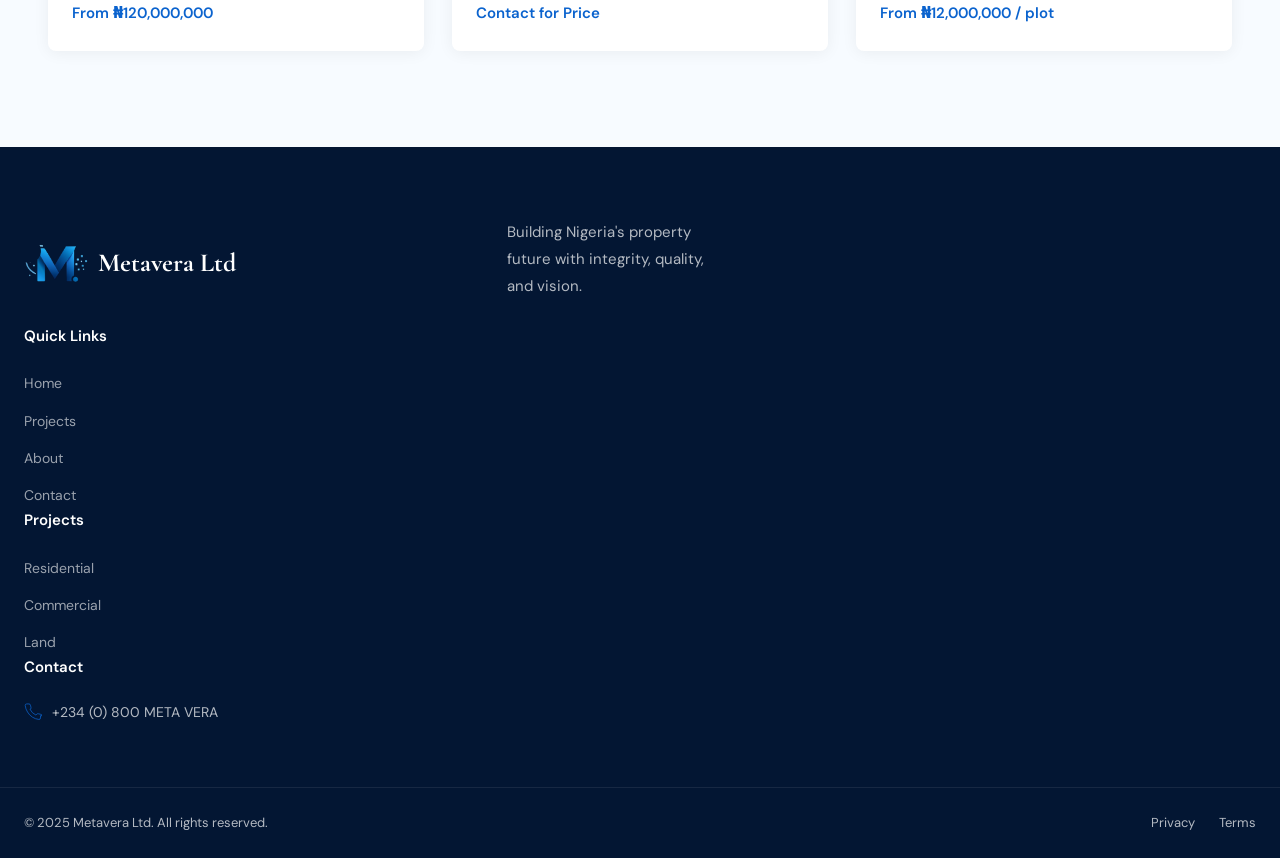
<file: project-detail.html>
<!DOCTYPE html>
<html lang="en">
<head>
  <meta charset="UTF-8" />
  <meta name="viewport" content="width=device-width, initial-scale=1.0" />
  <title>Emerald Court Apartments — Metavera Ltd</title>
  <meta name="description" content="Discover Emerald Court Apartments in Lekki Phase 1, Lagos. Premium 2 and 3-bedroom apartments with top-tier amenities. Available now." />
  <link rel="icon" type="image/png" href="assets/Metavera_logo.png" />
  <link rel="stylesheet" href="css/style.css" />
</head>
<body>

<!-- NAV -->
<nav class="nav scrolled" id="mainNav">
  <div class="nav__inner">
    <a href="index.html" class="nav__logo">
      <img src="assets/Metavera_logo.png" alt="Metavera Logo" style="height: 44px; width: auto;" />
      Metavera
    </a>
    <ul class="nav__links">
      <li><a href="index.html">Home</a></li>
      <li><a href="projects.html" class="active">Projects</a></li>
      <li><a href="about.html">About</a></li>
      <li><a href="contact.html">Contact</a></li>
    </ul>
    <div class="nav__actions">
      <a href="contact.html" class="btn btn--primary">Book Inspection</a>
      <button class="nav__hamburger" id="hamburgerBtn" aria-label="Open menu"><span></span><span></span><span></span></button>
    </div>
  </div>
</nav>
<div class="nav__mobile" id="mobileNav">
  <button class="nav__mobile-close" id="mobileNavClose">✕</button>
  <a href="index.html">Home</a><a href="projects.html">Projects</a><a href="about.html">About</a><a href="contact.html">Contact</a>
  <a href="contact.html" class="btn btn--primary" style="margin-top:16px;">Book Inspection</a>
</div>

<!-- GALLERY -->
<div style="padding-top:80px;background:var(--clr-text);">
  <div class="container" style="padding-top:24px;padding-bottom:0;">
    <nav style="font-size:14px;color:rgba(255,255,255,0.5);margin-bottom:16px;">
      <a href="index.html" style="color:rgba(255,255,255,0.5);">Home</a>
      <span style="margin:0 8px;">›</span>
      <a href="projects.html" style="color:rgba(255,255,255,0.5);">Projects</a>
      <span style="margin:0 8px;">›</span>
      <span style="color:var(--clr-gold);">Emerald Court</span>
    </nav>
  </div>
  <div class="container" style="padding-bottom:0;">
    <div class="project-gallery">
      <div class="project-gallery__main"><img src="assets/images/mtv1.jpg" alt="Emerald Court main view" /></div>
      <div class="project-gallery__thumb"><img src="assets/images/mtv2.jpg" alt="Emerald Court interior" /></div>
      <div class="project-gallery__thumb"><img src="assets/images/mtv3.jpg" alt="Emerald Court aerial" /></div>
    </div>
  </div>
</div>

<!-- DETAIL CONTENT -->
<section class="section" id="project-detail">
  <div class="container">
    <div class="project-detail__grid">

      <!-- LEFT: Info -->
      <div>
        <div style="display:flex;align-items:center;gap:12px;margin-bottom:16px;">
          <span class="badge badge--available">Available Now</span>
          <span class="badge" style="background:rgba(201,151,59,0.15);color:var(--clr-gold);">Residential</span>
        </div>
        <h1 style="font-family:var(--font-serif);font-size:clamp(32px,5vw,52px);margin-bottom:8px;" class="reveal">Emerald Court Apartments</h1>
        <p style="color:var(--clr-muted);font-size:16px;display:flex;align-items:center;gap:6px;margin-bottom:32px;" class="reveal">
          <svg width="16" height="16" viewBox="0 0 24 24" stroke="var(--clr-gold)" fill="none" stroke-width="2"><path d="M21 10c0 7-9 13-9 13S3 17 3 10a9 9 0 1 1 18 0z"/><circle cx="12" cy="10" r="3"/></svg>
          15 Admiralty Road, Lekki Phase 1, Lagos State
        </p>

        <h2 style="font-family:var(--font-serif);font-size:26px;margin-bottom:12px;" class="reveal">About This Development</h2>
        <div class="divider"></div>
        <p class="text-muted reveal" style="margin-bottom:16px;">Emerald Court is a collection of 24 thoughtfully designed apartments set in the heart of Lekki Phase 1. Rising six floors with generous terrace views of the Lagos skyline, each unit is finished to international specification — Italian tiles, German kitchen systems, and smart-home ready wiring throughout.</p>
        <p class="text-muted reveal" style="margin-bottom:40px;">Residents enjoy round-the-clock security, a resort-style pool, dedicated parking, and 24/7 power supply. The estate is gated and managed by a professional facilities team.</p>

        <!-- Specs -->
        <h3 style="font-family:var(--font-serif);font-size:22px;margin-bottom:4px;" class="reveal">Specifications</h3>
        <div class="divider"></div>
        <div class="reveal">
          <div class="spec-row"><span class="spec-row__label">Type</span><span class="spec-row__val">Residential Apartments</span></div>
          <div class="spec-row"><span class="spec-row__label">Units Available</span><span class="spec-row__val">18 of 24</span></div>
          <div class="spec-row"><span class="spec-row__label">Bedroom Options</span><span class="spec-row__val">2-BR & 3-BR</span></div>
          <div class="spec-row"><span class="spec-row__label">Floor Size</span><span class="spec-row__val">120 m² – 195 m²</span></div>
          <div class="spec-row"><span class="spec-row__label">Price Range</span><span class="spec-row__val">₦85M – ₦145M</span></div>
          <div class="spec-row"><span class="spec-row__label">Title</span><span class="spec-row__val">Governor's Consent</span></div>
          <div class="spec-row"><span class="spec-row__label">Completion</span><span class="spec-row__val">Ready — Immediate Handover</span></div>
          <div class="spec-row"><span class="spec-row__label">Payment Plan</span><span class="spec-row__val">Up to 12 months flexible</span></div>
        </div>

        <!-- Amenities -->
        <h3 style="font-family:var(--font-serif);font-size:22px;margin-top:40px;margin-bottom:4px;" class="reveal">Amenities & Features</h3>
        <div class="divider"></div>
        <div style="display:grid;grid-template-columns:1fr 1fr;" class="reveal">
          <div>
            <div class="amenity-item"><svg viewBox="0 0 24 24"><polyline points="20 6 9 17 4 12"/></svg> Swimming Pool</div>
            <div class="amenity-item"><svg viewBox="0 0 24 24"><polyline points="20 6 9 17 4 12"/></svg> 24/7 Security</div>
            <div class="amenity-item"><svg viewBox="0 0 24 24"><polyline points="20 6 9 17 4 12"/></svg> Standby Generator</div>
            <div class="amenity-item"><svg viewBox="0 0 24 24"><polyline points="20 6 9 17 4 12"/></svg> Underground Parking</div>
          </div>
          <div>
            <div class="amenity-item"><svg viewBox="0 0 24 24"><polyline points="20 6 9 17 4 12"/></svg> Gym & Fitness Centre</div>
            <div class="amenity-item"><svg viewBox="0 0 24 24"><polyline points="20 6 9 17 4 12"/></svg> Smart Home Wiring</div>
            <div class="amenity-item"><svg viewBox="0 0 24 24"><polyline points="20 6 9 17 4 12"/></svg> CCTV & Intercom</div>
            <div class="amenity-item"><svg viewBox="0 0 24 24"><polyline points="20 6 9 17 4 12"/></svg> Rooftop Terrace</div>
          </div>
        </div>

        <!-- Map -->
        <h3 style="font-family:var(--font-serif);font-size:22px;margin-top:40px;margin-bottom:16px;" class="reveal">Location</h3>
        <iframe
          src="https://www.google.com/maps/embed?pb=!1m18!1m12!1m3!1d3964.727!2d3.461!3d6.430!2m3!1f0!2f0!3f0!3m2!1i1024!2i768!4f13.1!3m3!1m2!1s0x0%3A0x0!2zNsKwMjUnNDgiLjAiTiAzwrAyNyc0MiI0IkU!5e0!3m2!1sen!2sng!4v1620000000000!5m2!1sen!2sng"
          class="map-embed reveal"
          allowfullscreen="" loading="lazy" referrerpolicy="no-referrer-when-downgrade"
          title="Emerald Court location map">
        </iframe>
      </div>

      <!-- RIGHT: Interest Form (Sticky) -->
      <div>
        <div class="interest-card reveal">
          <p style="color:var(--clr-gold);font-size:12px;letter-spacing:0.15em;text-transform:uppercase;font-weight:700;margin-bottom:8px;">Express Interest</p>
          <h3 style="font-family:var(--font-serif);font-size:26px;margin-bottom:4px;">Secure Your Unit</h3>
          <p style="color:var(--clr-muted);font-size:14px;margin-bottom:24px;">Fill in your details and our team will reach out within 24 hours with pricing, floor plans, and availability.</p>

          <form class="form" id="interestForm">
            <div class="form-group">
              <label class="form-label" for="int-name">Full Name *</label>
              <input type="text" id="int-name" class="form-input" placeholder="Your full name" required />
            </div>
            <div class="form-group">
              <label class="form-label" for="int-phone">Phone *</label>
              <input type="tel" id="int-phone" class="form-input" placeholder="Your phone number" required />
            </div>
            <div class="form-group">
              <label class="form-label" for="int-email">Email</label>
              <input type="email" id="int-email" class="form-input" placeholder="your@email.com" />
            </div>
            <div class="form-group">
              <label class="form-label" for="int-type">Unit Type</label>
              <select id="int-type" class="form-select">
                <option>2-Bedroom (from ₦85M)</option>
                <option>3-Bedroom (from ₦120M)</option>
                <option>Not Sure — Advise Me</option>
              </select>
            </div>
            <div class="form-group">
              <label class="form-label" for="int-msg">Additional Notes</label>
              <textarea id="int-msg" class="form-textarea" placeholder="Payment preference, timeline, questions..." style="min-height:90px;"></textarea>
            </div>
            <button type="submit" class="btn btn--primary" id="int-submit-btn" style="justify-content:center;width:100%;margin-top:8px;">
              Submit Interest →
            </button>
          </form>

          <div style="margin-top:24px;padding-top:24px;border-top:1px solid var(--clr-border);text-align:center;">
            <p style="font-size:13px;color:var(--clr-muted);margin-bottom:12px;">Or speak to us directly</p>
            <a href="tel:+2348001234567" class="btn btn--ghost" style="width:100%;justify-content:center;">
              <svg width="16" height="16" viewBox="0 0 24 24" stroke="currentColor" fill="none" stroke-width="2"><path d="M22 16.92v3a2 2 0 0 1-2.18 2 19.79 19.79 0 0 1-8.63-3.07A19.5 19.5 0 0 1 4.69 12a19.79 19.79 0 0 1-3.07-8.67A2 2 0 0 1 3.6 1.24h3a2 2 0 0 1 2 1.72c.127.96.361 1.903.7 2.81a2 2 0 0 1-.45 2.11L7.91 8.09a16 16 0 0 0 8 8l1.27-1.27a2 2 0 0 1 2.11-.45c.907.339 1.85.573 2.81.7A2 2 0 0 1 24 17z"/></svg>
              Call Now
            </a>
          </div>
        </div>
      </div>

    </div>
  </div>
</section>

<!-- MORE PROJECTS -->
<section class="section" style="background:var(--clr-bg);" id="more-projects">
  <div class="container">
    <div class="section-header text-center section-header--center reveal">
      <p class="section-header__eyebrow">More From Metavera</p>
      <h2 class="section-header__title">Other Projects You May Like</h2>
      <div class="divider divider--center"></div>
    </div>
    <div class="projects-grid">
      <div class="project-card reveal">
        <div class="project-card__img-wrap"><img src="assets/images/cf1c107f8f55d2136eab8c82736329d9.jpg" alt="Oasis Gardens" loading="lazy"/><div class="project-card__badge"><span class="badge badge--construction">Under Construction</span></div><div class="project-card__overlay"><a href="project-detail.html" class="project-card__cta">View →</a></div></div>
        <div class="project-card__body"><p class="project-card__location">Maitama, Abuja</p><h3 class="project-card__name">Oasis Gardens Estate</h3><p class="project-card__price">From ₦120,000,000</p></div>
      </div>
      <div class="project-card reveal reveal-delay-1">
        <div class="project-card__img-wrap"><img src="assets/images/mtv4.jpg" alt="Apex Business Hub" loading="lazy"/><div class="project-card__badge"><span class="badge badge--available">Available</span></div><div class="project-card__overlay"><a href="project-detail.html" class="project-card__cta">View →</a></div></div>
        <div class="project-card__body"><p class="project-card__location">Victoria Island, Lagos</p><h3 class="project-card__name">Apex Business Hub</h3><p class="project-card__price">Contact for Price</p></div>
      </div>
      <div class="project-card reveal reveal-delay-2">
        <div class="project-card__img-wrap"><img src="assets/images/mtv1.jpg" alt="Sunrise Land Plots" loading="lazy" style="filter:saturate(0.7);"/><div class="project-card__badge"><span class="badge badge--land">Land</span></div><div class="project-card__overlay"><a href="project-detail.html" class="project-card__cta">View →</a></div></div>
        <div class="project-card__body"><p class="project-card__location">Epe, Lagos</p><h3 class="project-card__name">Sunrise Land Plots</h3><p class="project-card__price">From ₦12,000,000 / plot</p></div>
      </div>
    </div>
  </div>
</section>

<!-- FOOTER -->
<footer class="footer">
  <div class="footer__top">
    <div class="footer__grid">
      <div class="footer__brand-logo">
          <img src="assets/Metavera_logo.png" alt="Metavera Logo" style="height: 44px; width: auto;" />
          Metavera Ltd
        </div><p class="footer__brand-text">Building Nigeria's property future with integrity, quality, and vision.</p></div>
      <div><div class="footer__col-title">Quick Links</div><ul class="footer__links"><li><a href="index.html">Home</a></li><li><a href="projects.html">Projects</a></li><li><a href="about.html">About</a></li><li><a href="contact.html">Contact</a></li></ul></div>
      <div><div class="footer__col-title">Projects</div><ul class="footer__links"><li><a href="projects.html">Residential</a></li><li><a href="projects.html">Commercial</a></li><li><a href="projects.html">Land</a></li></ul></div>
      <div><div class="footer__col-title">Contact</div><div class="footer__contact-item"><svg class="footer__contact-icon" viewBox="0 0 24 24"><path d="M22 16.92v3a2 2 0 0 1-2.18 2 19.79 19.79 0 0 1-8.63-3.07A19.5 19.5 0 0 1 4.69 12a19.79 19.79 0 0 1-3.07-8.67A2 2 0 0 1 3.6 1.24h3a2 2 0 0 1 2 1.72c.127.96.361 1.903.7 2.81a2 2 0 0 1-.45 2.11L7.91 8.09a16 16 0 0 0 8 8l1.27-1.27a2 2 0 0 1 2.11-.45c.907.339 1.85.573 2.81.7A2 2 0 0 1 24 17z"/></svg><span>+234 (0) 800 META VERA</span></div></div>
    </div>
  </div>
  <div class="footer__bottom"><div class="footer__bottom-inner"><span>© 2025 Metavera Ltd. All rights reserved.</span><div class="footer__bottom-links"><a href="#">Privacy</a><a href="#">Terms</a></div></div></div>
</footer>

<a href="https://wa.me/2348001234567" class="whatsapp-float" id="whatsapp-float" aria-label="WhatsApp" target="_blank" rel="noopener">
  <svg viewBox="0 0 24 24"><path d="M17.472 14.382c-.297-.149-1.758-.867-2.03-.967-.273-.099-.471-.148-.67.15-.197.297-.767.966-.94 1.164-.173.199-.347.223-.644.075-.297-.15-1.255-.463-2.39-1.475-.883-.788-1.48-1.761-1.653-2.059-.173-.297-.018-.458.13-.606.134-.133.298-.347.446-.52.149-.174.198-.298.298-.497.099-.198.05-.371-.025-.52-.075-.149-.669-1.612-.916-2.207-.242-.579-.487-.5-.669-.51-.173-.008-.371-.01-.57-.01-.198 0-.52.074-.792.372-.272.297-1.04 1.016-1.04 2.479 0 1.462 1.065 2.875 1.213 3.074.149.198 2.096 3.2 5.077 4.487.709.306 1.262.489 1.694.625.712.227 1.36.195 1.871.118.571-.085 1.758-.719 2.006-1.413.248-.694.248-1.289.173-1.413-.074-.124-.272-.198-.57-.347m-5.421 7.403h-.004a9.87 9.87 0 01-5.031-1.378l-.361-.214-3.741.982.998-3.648-.235-.374a9.86 9.86 0 01-1.51-5.26c.001-5.45 4.436-9.884 9.888-9.884 2.64 0 5.122 1.03 6.988 2.898a9.825 9.825 0 012.893 6.994c-.003 5.45-4.437 9.884-9.885 9.884m8.413-18.297A11.815 11.815 0 0012.05 0C5.495 0 .16 5.335.157 11.892c0 2.096.547 4.142 1.588 5.945L.057 24l6.305-1.654a11.882 11.882 0 005.683 1.448h.005c6.554 0 11.89-5.335 11.893-11.893a11.821 11.821 0 00-3.48-8.413Z"/></svg>
</a>

<script src="js/main.js"></script>
</body>
</html>
</file>
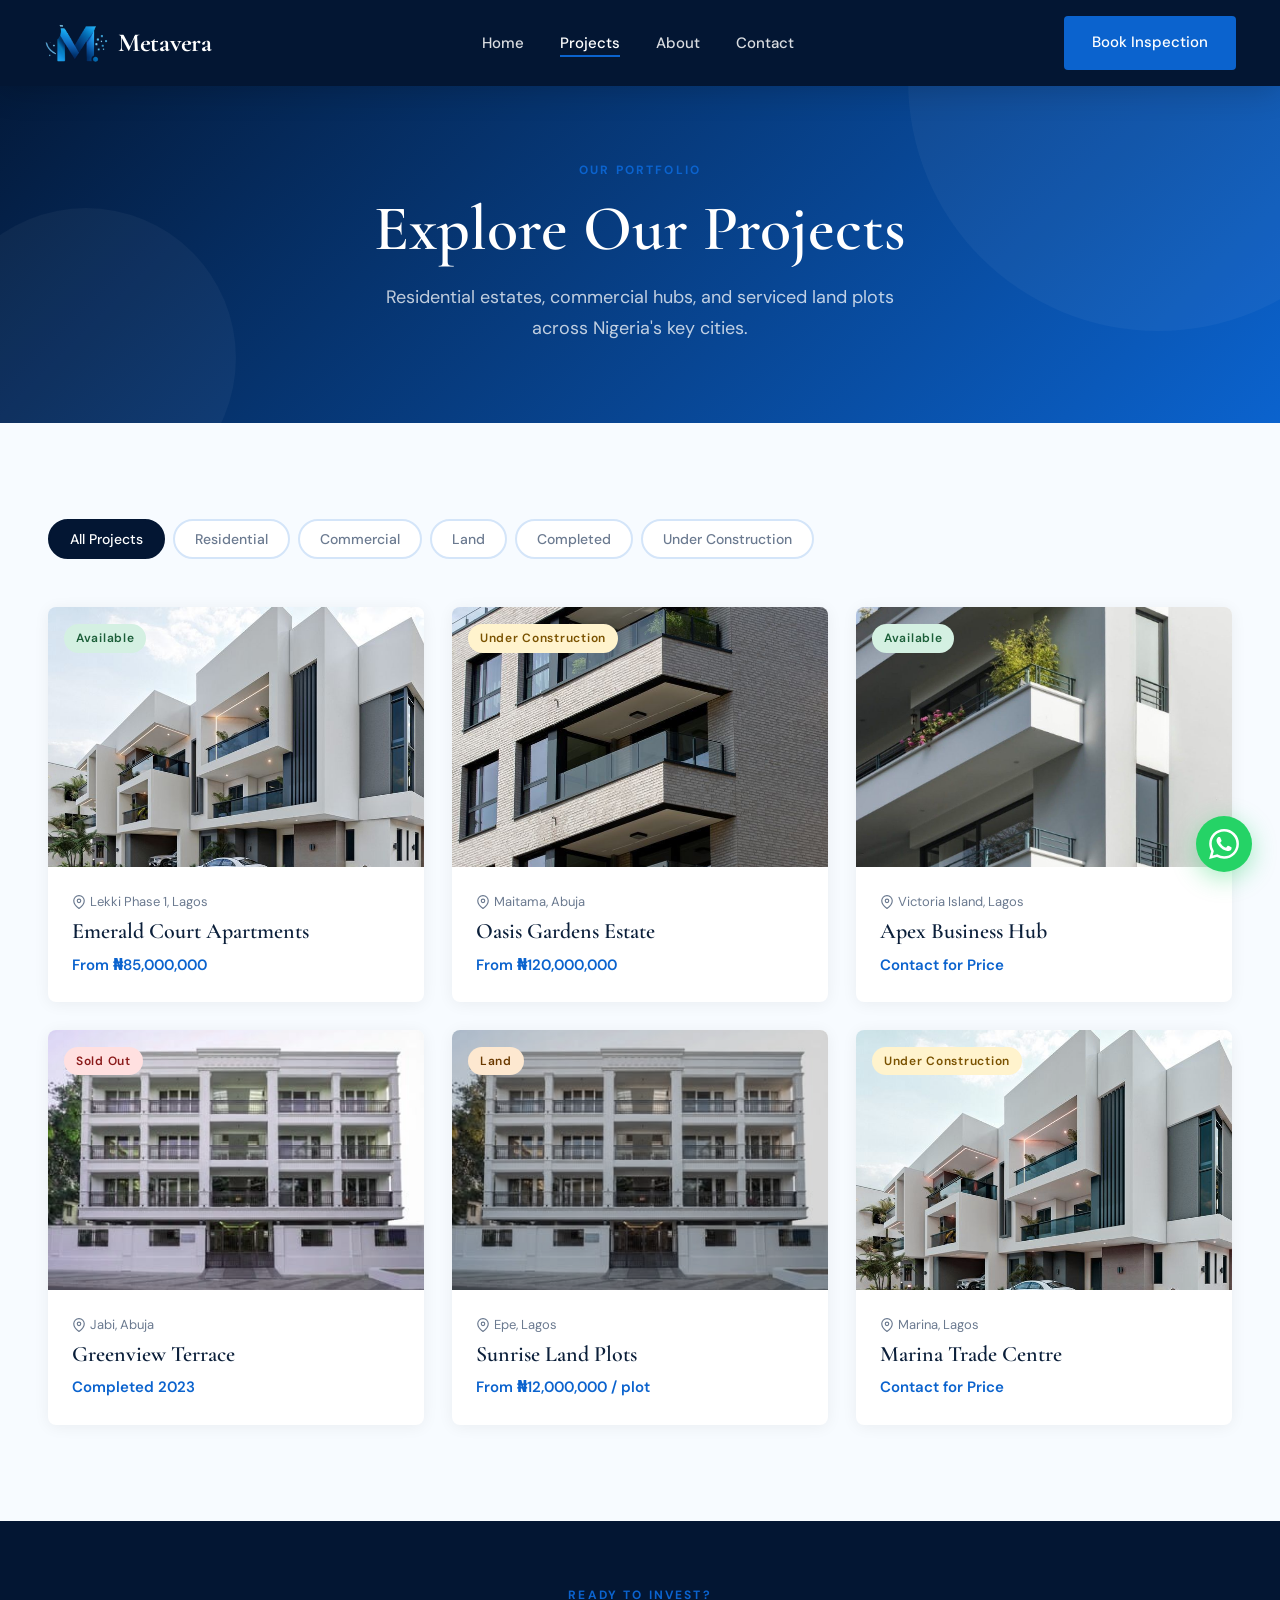
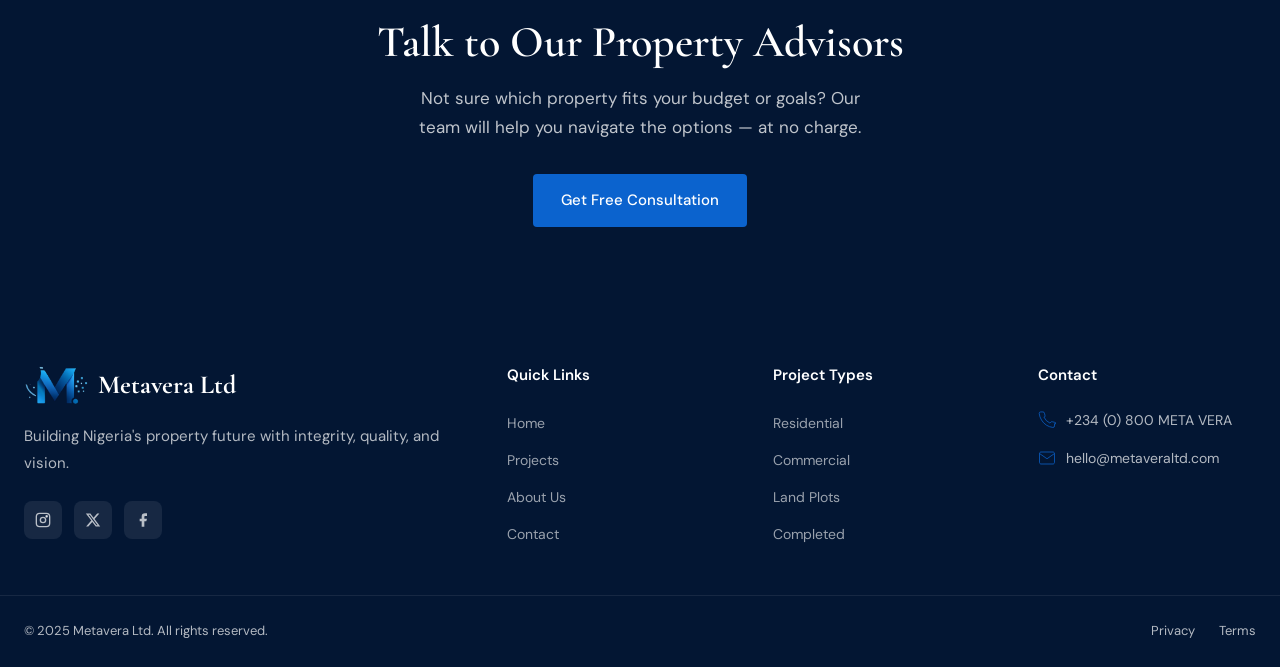
<file: projects.html>
<!DOCTYPE html>
<html lang="en">
<head>
  <meta charset="UTF-8" />
  <meta name="viewport" content="width=device-width, initial-scale=1.0" />
  <title>Projects — Metavera Ltd | Premium Nigerian Real Estate</title>
  <meta name="description" content="Browse Metavera's portfolio of residential, commercial, and land projects across Nigeria. Filter by type, status, and location." />
  <link rel="icon" type="image/png" href="assets/Metavera_logo.png" />
  <link rel="stylesheet" href="css/style.css" />
</head>
<body>

<!-- NAV -->
<nav class="nav scrolled" id="mainNav">
  <div class="nav__inner">
    <a href="index.html" class="nav__logo">
      <img src="assets/Metavera_logo.png" alt="Metavera Logo" style="height: 44px; width: auto;" />
      Metavera
    </a>
    <ul class="nav__links">
      <li><a href="index.html">Home</a></li>
      <li><a href="projects.html" class="active">Projects</a></li>
      <li><a href="about.html">About</a></li>
      <li><a href="contact.html">Contact</a></li>
    </ul>
    <div class="nav__actions">
      <a href="contact.html" class="btn btn--primary" id="nav-cta">Book Inspection</a>
      <button class="nav__hamburger" id="hamburgerBtn" aria-label="Open menu">
        <span></span><span></span><span></span>
      </button>
    </div>
  </div>
</nav>
<div class="nav__mobile" id="mobileNav">
  <button class="nav__mobile-close" id="mobileNavClose">✕</button>
  <a href="index.html">Home</a>
  <a href="projects.html">Projects</a>
  <a href="about.html">About</a>
  <a href="contact.html">Contact</a>
  <a href="contact.html" class="btn btn--primary" style="margin-top:16px;">Book Inspection</a>
</div>

<!-- PAGE HERO -->
<div class="page-hero">
  <p class="page-hero__eyebrow">Our Portfolio</p>
  <h1 class="page-hero__title">Explore Our Projects</h1>
  <p class="page-hero__desc">Residential estates, commercial hubs, and serviced land plots across Nigeria's key cities.</p>
</div>

<!-- PROJECTS LISTING -->
<section class="section" id="projects-listing">
  <div class="container">

    <!-- Filter Tabs -->
    <div class="filter-tabs" id="filterTabs">
      <button class="filter-tab active" data-filter="all" id="filter-all">All Projects</button>
      <button class="filter-tab" data-filter="residential" id="filter-residential">Residential</button>
      <button class="filter-tab" data-filter="commercial" id="filter-commercial">Commercial</button>
      <button class="filter-tab" data-filter="land" id="filter-land">Land</button>
      <button class="filter-tab" data-filter="completed" id="filter-completed">Completed</button>
      <button class="filter-tab" data-filter="construction" id="filter-construction">Under Construction</button>
    </div>

    <!-- Projects Grid -->
    <div class="projects-grid" id="projectsGrid">

      <div class="project-card reveal" data-type="residential" data-status="available">
        <div class="project-card__img-wrap">
          <img src="assets/images/mtv1.jpg" alt="Emerald Court Apartments" loading="lazy" />
          <div class="project-card__badge"><span class="badge badge--available">Available</span></div>
          <div class="project-card__overlay">
            <a href="project-detail.html" class="project-card__cta">View Details →</a>
          </div>
        </div>
        <div class="project-card__body">
          <p class="project-card__location"><svg width="14" height="14" viewBox="0 0 24 24" stroke="currentColor" fill="none" stroke-width="2" style="display:inline;vertical-align:middle;"><path d="M21 10c0 7-9 13-9 13S3 17 3 10a9 9 0 1 1 18 0z"/><circle cx="12" cy="10" r="3"/></svg> Lekki Phase 1, Lagos</p>
          <h3 class="project-card__name">Emerald Court Apartments</h3>
          <p class="project-card__price">From ₦85,000,000</p>
        </div>
      </div>

      <div class="project-card reveal reveal-delay-1" data-type="residential" data-status="construction">
        <div class="project-card__img-wrap">
          <img src="assets/images/mtv2.jpg" alt="Oasis Gardens Estate" loading="lazy" />
          <div class="project-card__badge"><span class="badge badge--construction">Under Construction</span></div>
          <div class="project-card__overlay">
            <a href="project-detail.html" class="project-card__cta">View Details →</a>
          </div>
        </div>
        <div class="project-card__body">
          <p class="project-card__location"><svg width="14" height="14" viewBox="0 0 24 24" stroke="currentColor" fill="none" stroke-width="2" style="display:inline;vertical-align:middle;"><path d="M21 10c0 7-9 13-9 13S3 17 3 10a9 9 0 1 1 18 0z"/><circle cx="12" cy="10" r="3"/></svg> Maitama, Abuja</p>
          <h3 class="project-card__name">Oasis Gardens Estate</h3>
          <p class="project-card__price">From ₦120,000,000</p>
        </div>
      </div>

      <div class="project-card reveal reveal-delay-2" data-type="commercial" data-status="available">
        <div class="project-card__img-wrap">
          <img src="assets/images/mtv3.jpg" alt="Apex Business Hub" loading="lazy" />
          <div class="project-card__badge"><span class="badge badge--available">Available</span></div>
          <div class="project-card__overlay">
            <a href="project-detail.html" class="project-card__cta">View Details →</a>
          </div>
        </div>
        <div class="project-card__body">
          <p class="project-card__location"><svg width="14" height="14" viewBox="0 0 24 24" stroke="currentColor" fill="none" stroke-width="2" style="display:inline;vertical-align:middle;"><path d="M21 10c0 7-9 13-9 13S3 17 3 10a9 9 0 1 1 18 0z"/><circle cx="12" cy="10" r="3"/></svg> Victoria Island, Lagos</p>
          <h3 class="project-card__name">Apex Business Hub</h3>
          <p class="project-card__price">Contact for Price</p>
        </div>
      </div>

      <div class="project-card reveal" data-type="residential" data-status="completed">
        <div class="project-card__img-wrap">
          <img src="assets/images/cf1c107f8f55d2136eab8c82736329d9.jpg" alt="Greenview Terrace" loading="lazy" style="filter:hue-rotate(40deg) saturate(0.8);" />
          <div class="project-card__badge"><span class="badge badge--sold">Sold Out</span></div>
          <div class="project-card__overlay">
            <a href="project-detail.html" class="project-card__cta">View Details →</a>
          </div>
        </div>
        <div class="project-card__body">
          <p class="project-card__location"><svg width="14" height="14" viewBox="0 0 24 24" stroke="currentColor" fill="none" stroke-width="2" style="display:inline;vertical-align:middle;"><path d="M21 10c0 7-9 13-9 13S3 17 3 10a9 9 0 1 1 18 0z"/><circle cx="12" cy="10" r="3"/></svg> Jabi, Abuja</p>
          <h3 class="project-card__name">Greenview Terrace</h3>
          <p class="project-card__price">Completed 2023</p>
        </div>
      </div>

      <div class="project-card reveal reveal-delay-1" data-type="land" data-status="available">
        <div class="project-card__img-wrap">
          <img src="assets/images/mtv4.jpg" alt="Sunrise Land Plots" loading="lazy" style="filter:saturate(0.7) brightness(0.85);" />
          <div class="project-card__badge"><span class="badge badge--land">Land</span></div>
          <div class="project-card__overlay">
            <a href="project-detail.html" class="project-card__cta">View Details →</a>
          </div>
        </div>
        <div class="project-card__body">
          <p class="project-card__location"><svg width="14" height="14" viewBox="0 0 24 24" stroke="currentColor" fill="none" stroke-width="2" style="display:inline;vertical-align:middle;"><path d="M21 10c0 7-9 13-9 13S3 17 3 10a9 9 0 1 1 18 0z"/><circle cx="12" cy="10" r="3"/></svg> Epe, Lagos</p>
          <h3 class="project-card__name">Sunrise Land Plots</h3>
          <p class="project-card__price">From ₦12,000,000 / plot</p>
        </div>
      </div>

      <div class="project-card reveal reveal-delay-2" data-type="commercial" data-status="construction">
        <div class="project-card__img-wrap">
          <img src="assets/images/mtv1.jpg" alt="Marina Trade Centre" loading="lazy" style="filter:hue-rotate(-20deg);" />
          <div class="project-card__badge"><span class="badge badge--construction">Under Construction</span></div>
          <div class="project-card__overlay">
            <a href="project-detail.html" class="project-card__cta">View Details →</a>
          </div>
        </div>
        <div class="project-card__body">
          <p class="project-card__location"><svg width="14" height="14" viewBox="0 0 24 24" stroke="currentColor" fill="none" stroke-width="2" style="display:inline;vertical-align:middle;"><path d="M21 10c0 7-9 13-9 13S3 17 3 10a9 9 0 1 1 18 0z"/><circle cx="12" cy="10" r="3"/></svg> Marina, Lagos</p>
          <h3 class="project-card__name">Marina Trade Centre</h3>
          <p class="project-card__price">Contact for Price</p>
        </div>
      </div>

    </div>

    <!-- Empty State -->
    <div id="emptyState" style="display:none;text-align:center;padding:80px 24px;">
      <p style="font-size:48px;margin-bottom:16px;">🏗️</p>
      <h3 style="font-family:var(--font-serif);font-size:28px;margin-bottom:8px;">No projects in this category yet</h3>
      <p style="color:var(--clr-muted);">Check back soon or <a href="contact.html" style="color:var(--clr-gold);font-weight:600;">contact us</a> for off-market listings.</p>
    </div>

  </div>
</section>

<!-- CTA BANNER -->
<section style="background:var(--clr-green);padding:64px 24px;text-align:center;">
  <div class="container">
    <p style="color:var(--clr-gold);font-size:12px;letter-spacing:0.18em;text-transform:uppercase;font-weight:700;margin-bottom:12px;">Ready to Invest?</p>
    <h2 style="font-family:var(--font-serif);font-size:clamp(28px,4vw,44px);color:white;margin-bottom:16px;">Talk to Our Property Advisors</h2>
    <p style="color:rgba(255,255,255,0.75);font-size:17px;max-width:480px;margin:0 auto 32px;">Not sure which property fits your budget or goals? Our team will help you navigate the options — at no charge.</p>
    <a href="contact.html" class="btn btn--primary" id="projects-cta-btn">Get Free Consultation</a>
  </div>
</section>

<!-- FOOTER -->
<footer class="footer">
  <div class="footer__top">
    <div class="footer__grid">
      <div>
        <div class="footer__brand-logo">
          <img src="assets/Metavera_logo.png" alt="Metavera Logo" style="height: 44px; width: auto;" />
          Metavera Ltd
        </div>
        <p class="footer__brand-text">Building Nigeria's property future with integrity, quality, and vision.</p>
        <div class="footer__social">
          <a href="#" class="footer__social-link" aria-label="Instagram"><svg width="16" height="16" viewBox="0 0 24 24" fill="none" stroke="currentColor" stroke-width="2"><rect x="2" y="2" width="20" height="20" rx="5"/><circle cx="12" cy="12" r="4"/><circle cx="17.5" cy="6.5" r="1" fill="currentColor"/></svg></a>
          <a href="#" class="footer__social-link" aria-label="Twitter"><svg width="16" height="16" viewBox="0 0 24 24" fill="currentColor"><path d="M18.244 2.25h3.308l-7.227 8.26 8.502 11.24H16.17l-5.214-6.817L4.99 21.75H1.68l7.73-8.835L1.254 2.25H8.08l4.713 6.231zm-1.161 17.52h1.833L7.084 4.126H5.117z"/></svg></a>
          <a href="#" class="footer__social-link" aria-label="Facebook"><svg width="16" height="16" viewBox="0 0 24 24" fill="currentColor"><path d="M18 2h-3a5 5 0 0 0-5 5v3H7v4h3v8h4v-8h3l1-4h-4V7a1 1 0 0 1 1-1h3z"/></svg></a>
        </div>
      </div>
      <div>
        <div class="footer__col-title">Quick Links</div>
        <ul class="footer__links">
          <li><a href="index.html">Home</a></li>
          <li><a href="projects.html">Projects</a></li>
          <li><a href="about.html">About Us</a></li>
          <li><a href="contact.html">Contact</a></li>
        </ul>
      </div>
      <div>
        <div class="footer__col-title">Project Types</div>
        <ul class="footer__links">
          <li><a href="#">Residential</a></li>
          <li><a href="#">Commercial</a></li>
          <li><a href="#">Land Plots</a></li>
          <li><a href="#">Completed</a></li>
        </ul>
      </div>
      <div>
        <div class="footer__col-title">Contact</div>
        <div class="footer__contact-item"><svg class="footer__contact-icon" viewBox="0 0 24 24"><path d="M22 16.92v3a2 2 0 0 1-2.18 2 19.79 19.79 0 0 1-8.63-3.07A19.5 19.5 0 0 1 4.69 12a19.79 19.79 0 0 1-3.07-8.67A2 2 0 0 1 3.6 1.24h3a2 2 0 0 1 2 1.72c.127.96.361 1.903.7 2.81a2 2 0 0 1-.45 2.11L7.91 8.09a16 16 0 0 0 8 8l1.27-1.27a2 2 0 0 1 2.11-.45c.907.339 1.85.573 2.81.7A2 2 0 0 1 24 17z"/></svg><span>+234 (0) 800 META VERA</span></div>
        <div class="footer__contact-item"><svg class="footer__contact-icon" viewBox="0 0 24 24"><path d="M4 4h16c1.1 0 2 .9 2 2v12c0 1.1-.9 2-2 2H4c-1.1 0-2-.9-2-2V6c0-1.1.9-2 2-2z"/><polyline points="22,6 12,13 2,6"/></svg><span>hello@metaveraltd.com</span></div>
      </div>
    </div>
  </div>
  <div class="footer__bottom">
    <div class="footer__bottom-inner">
      <span>© 2025 Metavera Ltd. All rights reserved.</span>
      <div class="footer__bottom-links"><a href="#">Privacy</a><a href="#">Terms</a></div>
    </div>
  </div>
</footer>

<a href="https://wa.me/2348001234567" class="whatsapp-float" id="whatsapp-float" aria-label="WhatsApp" target="_blank" rel="noopener">
  <svg viewBox="0 0 24 24"><path d="M17.472 14.382c-.297-.149-1.758-.867-2.03-.967-.273-.099-.471-.148-.67.15-.197.297-.767.966-.94 1.164-.173.199-.347.223-.644.075-.297-.15-1.255-.463-2.39-1.475-.883-.788-1.48-1.761-1.653-2.059-.173-.297-.018-.458.13-.606.134-.133.298-.347.446-.52.149-.174.198-.298.298-.497.099-.198.05-.371-.025-.52-.075-.149-.669-1.612-.916-2.207-.242-.579-.487-.5-.669-.51-.173-.008-.371-.01-.57-.01-.198 0-.52.074-.792.372-.272.297-1.04 1.016-1.04 2.479 0 1.462 1.065 2.875 1.213 3.074.149.198 2.096 3.2 5.077 4.487.709.306 1.262.489 1.694.625.712.227 1.36.195 1.871.118.571-.085 1.758-.719 2.006-1.413.248-.694.248-1.289.173-1.413-.074-.124-.272-.198-.57-.347m-5.421 7.403h-.004a9.87 9.87 0 01-5.031-1.378l-.361-.214-3.741.982.998-3.648-.235-.374a9.86 9.86 0 01-1.51-5.26c.001-5.45 4.436-9.884 9.888-9.884 2.64 0 5.122 1.03 6.988 2.898a9.825 9.825 0 012.893 6.994c-.003 5.45-4.437 9.884-9.885 9.884m8.413-18.297A11.815 11.815 0 0012.05 0C5.495 0 .16 5.335.157 11.892c0 2.096.547 4.142 1.588 5.945L.057 24l6.305-1.654a11.882 11.882 0 005.683 1.448h.005c6.554 0 11.89-5.335 11.893-11.893a11.821 11.821 0 00-3.48-8.413Z"/></svg>
</a>

<script src="js/main.js"></script>
<script>
// Filter logic
const tabs = document.querySelectorAll('.filter-tab');
const cards = document.querySelectorAll('.project-card');
const emptyState = document.getElementById('emptyState');

tabs.forEach(tab => {
  tab.addEventListener('click', () => {
    tabs.forEach(t => t.classList.remove('active'));
    tab.classList.add('active');
    const filter = tab.dataset.filter;
    let visibleCount = 0;
    cards.forEach(card => {
      const type = card.dataset.type;
      const status = card.dataset.status;
      const matches =
        filter === 'all' ||
        filter === type ||
        (filter === 'completed' && status === 'completed') ||
        (filter === 'construction' && status === 'construction');
      card.style.display = matches ? '' : 'none';
      if (matches) visibleCount++;
    });
    emptyState.style.display = visibleCount === 0 ? 'block' : 'none';
  });
});
</script>
</body>
</html>
</file>
<file: css/style.css>
/* =============================================
   METAVERA LTD — Global Design System
   ============================================= */

@import url('https://fonts.googleapis.com/css2?family=Cormorant+Garamond:ital,wght@0,400;0,500;0,600;0,700;1,400;1,600&family=DM+Sans:ital,opsz,wght@0,9..40,300;0,9..40,400;0,9..40,500;0,9..40,600;1,9..40,300&display=swap');

/* ---- Reset & Base ---- */
*, *::before, *::after { box-sizing: border-box; margin: 0; padding: 0; }

:root {
  /* Colors */
  --clr-green:       #031633;
  --clr-green-mid:   #072E73;
  --clr-green-light: #0B63CE;
  --clr-gold:        #0B63CE;
  --clr-gold-light:  #47B7FF;
  --clr-bg:          #F7FBFF;
  --clr-white:       #FFFFFF;
  --clr-text:        #0B1F3A;
  --clr-muted:       #6B7A90;
  --clr-border:      #D4E5F9;
  --clr-overlay:     rgba(3, 22, 51, 0.60);

  /* Typography */
  --font-serif:  'Cormorant Garamond', Georgia, serif;
  --font-sans:   'DM Sans', system-ui, sans-serif;

  /* Spacing */
  --section-pad: 96px 24px;
  --section-pad-sm: 64px 24px;

  /* Transitions */
  --ease: cubic-bezier(0.22, 1, 0.36, 1);
  --dur: 0.45s;
}

html { scroll-behavior: smooth; font-size: 16px; }

body {
  font-family: var(--font-sans);
  background: var(--clr-bg);
  color: var(--clr-text);
  line-height: 1.7;
  -webkit-font-smoothing: antialiased;
}

img { display: block; width: 100%; height: auto; object-fit: cover; }
a  { text-decoration: none; color: inherit; }
ul { list-style: none; }
button, input, select, textarea { font-family: var(--font-sans); }

/* ---- Typography Scale ---- */
h1, h2, h3, h4 { font-family: var(--font-serif); line-height: 1.15; font-weight: 600; }

.display { font-size: clamp(52px, 7vw, 88px); font-weight: 700; letter-spacing: -0.02em; }
.h1      { font-size: clamp(40px, 5vw, 64px); }
.h2      { font-size: clamp(30px, 4vw, 48px); }
.h3      { font-size: clamp(22px, 3vw, 32px); }
.h4      { font-size: 20px; }
.body-lg { font-size: 18px; line-height: 1.75; }
.body    { font-size: 16px; }
.small   { font-size: 14px; }
.label   { font-size: 12px; letter-spacing: 0.12em; text-transform: uppercase; font-weight: 600; }

/* ---- Utilities ---- */
.container { max-width: 1240px; margin: 0 auto; padding: 0 24px; }
.section   { padding: var(--section-pad); }
.section--sm { padding: var(--section-pad-sm); }

.text-center { text-align: center; }
.text-gold   { color: var(--clr-gold); }
.text-green  { color: var(--clr-green); }
.text-muted  { color: var(--clr-muted); }
.text-white  { color: var(--clr-white); }

.badge {
  display: inline-block;
  padding: 4px 12px;
  border-radius: 100px;
  font-size: 12px;
  font-weight: 600;
  letter-spacing: 0.06em;
}
.badge--available      { background: #D4F0E2; color: #1B5E38; }
.badge--construction   { background: #FFF3CD; color: #7A5200; }
.badge--sold           { background: #FFE0E0; color: #8B1A1A; }
.badge--commercial     { background: #E8E4FC; color: #3A2575; }
.badge--land           { background: #FDE8D0; color: #6B3A00; }

.divider {
  width: 56px; height: 3px;
  background: var(--clr-gold);
  margin: 16px 0 28px;
}
.divider--center { margin: 16px auto 28px; }

/* ---- Buttons ---- */
.btn {
  display: inline-flex; align-items: center; gap: 8px;
  padding: 14px 28px;
  border-radius: 4px;
  font-size: 15px; font-weight: 500;
  cursor: pointer; border: none;
  transition: all var(--dur) var(--ease);
  white-space: nowrap;
}
.btn--primary {
  background: var(--clr-gold);
  color: var(--clr-white);
}
.btn--primary:hover {
  background: var(--clr-gold-light);
  transform: translateY(-2px);
  box-shadow: 0 8px 24px rgba(201, 151, 59, 0.35);
}
.btn--outline {
  background: transparent;
  border: 2px solid var(--clr-white);
  color: var(--clr-white);
}
.btn--outline:hover {
  background: var(--clr-white);
  color: var(--clr-green);
}
.btn--dark {
  background: var(--clr-green);
  color: var(--clr-white);
}
.btn--dark:hover {
  background: var(--clr-green-mid);
  transform: translateY(-2px);
  box-shadow: 0 8px 24px rgba(27, 58, 45, 0.3);
}
.btn--ghost {
  background: transparent;
  border: 2px solid var(--clr-green);
  color: var(--clr-green);
}
.btn--ghost:hover {
  background: var(--clr-green);
  color: var(--clr-white);
}

/* ---- Navigation ---- */
.nav {
  position: fixed; top: 0; left: 0; right: 0; z-index: 1000;
  transition: background var(--dur) var(--ease), box-shadow var(--dur) var(--ease), padding var(--dur) var(--ease);
  padding: 28px 0;
}
.nav.scrolled {
  background: var(--clr-green);
  box-shadow: 0 4px 32px rgba(0,0,0,0.18);
  padding: 16px 0;
}
.nav__inner {
  display: flex; align-items: center; justify-content: space-between;
  max-width: 1240px; margin: 0 auto; padding: 0 24px;
}
.nav__logo {
  display: flex; align-items: center; gap: 10px;
  font-family: var(--font-serif);
  font-size: 26px; font-weight: 700;
  color: var(--clr-white);
  letter-spacing: -0.01em;
}
.nav__logo-mark {
  width: 38px; height: 38px;
  background: var(--clr-gold);
  border-radius: 6px;
  display: flex; align-items: center; justify-content: center;
  font-size: 18px; font-weight: 700; color: var(--clr-white);
}
.nav__links {
  display: flex; align-items: center; gap: 36px;
}
.nav__links a {
  color: rgba(255,255,255,0.85);
  font-size: 15px; font-weight: 500;
  transition: color 0.25s;
  position: relative;
}
.nav__links a::after {
  content: '';
  position: absolute; bottom: -4px; left: 0; right: 0;
  height: 2px; background: var(--clr-gold);
  transform: scaleX(0); transform-origin: left;
  transition: transform 0.3s var(--ease);
}
.nav__links a:hover, .nav__links a.active { color: var(--clr-white); }
.nav__links a:hover::after, .nav__links a.active::after { transform: scaleX(1); }
.nav__actions { display: flex; align-items: center; gap: 12px; }
.nav__hamburger {
  display: none; flex-direction: column; gap: 5px; cursor: pointer;
  background: none; border: none; padding: 4px;
}
.nav__hamburger span {
  display: block; width: 24px; height: 2px; background: var(--clr-white);
  transition: all 0.3s var(--ease);
}
.nav__mobile {
  display: none;
  position: fixed; top: 0; left: 0; right: 0; bottom: 0;
  background: var(--clr-green); z-index: 999;
  flex-direction: column; align-items: center; justify-content: center; gap: 32px;
}
.nav__mobile.open { display: flex; }
.nav__mobile a { color: var(--clr-white); font-size: 28px; font-family: var(--font-serif); font-weight: 600; }
.nav__mobile a:hover { color: var(--clr-gold); }
.nav__mobile-close { position: absolute; top: 28px; right: 28px; cursor: pointer; background: none; border: none; color: var(--clr-white); font-size: 32px; }

/* ---- WhatsApp Float ---- */
.whatsapp-float {
  position: fixed; bottom: 28px; right: 28px; z-index: 900;
  width: 56px; height: 56px; border-radius: 50%;
  background: #25D366;
  display: flex; align-items: center; justify-content: center;
  box-shadow: 0 6px 24px rgba(37, 211, 102, 0.4);
  transition: transform 0.3s var(--ease), box-shadow 0.3s;
}
.whatsapp-float:hover {
  transform: scale(1.1) translateY(-2px);
  box-shadow: 0 10px 32px rgba(37, 211, 102, 0.5);
}
.whatsapp-float svg { width: 30px; height: 30px; fill: white; }

/* ---- Hero ---- */
.hero {
  position: relative; height: 100vh; min-height: 640px;
  display: flex; align-items: center; overflow: hidden;
}
.hero__bg {
  position: absolute; inset: 0; z-index: 0;
}
.hero__bg img { height: 100%; object-fit: cover; transform: scale(1.05); animation: heroZoom 12s var(--ease) forwards; }
.hero__overlay { position: absolute; inset: 0; background: var(--clr-overlay); z-index: 1; }
.hero__content {
  position: relative; z-index: 2;
  max-width: 1240px; margin: 0 auto; padding: 0 24px;
  padding-top: 100px;
}
.hero__eyebrow {
  color: var(--clr-gold);
  font-size: 13px; letter-spacing: 0.2em; text-transform: uppercase; font-weight: 600;
  margin-bottom: 16px;
  opacity: 0; animation: fadeUp 0.9s 0.3s var(--ease) forwards;
}
.hero__headline {
  color: var(--clr-white);
  font-family: var(--font-serif);
  font-size: clamp(48px, 7vw, 84px);
  font-weight: 700; line-height: 1.08;
  max-width: 760px; margin-bottom: 24px;
  opacity: 0; animation: fadeUp 0.9s 0.5s var(--ease) forwards;
}
.hero__headline em { color: var(--clr-gold); font-style: normal; }
.hero__sub {
  color: rgba(255,255,255,0.78);
  font-size: 18px; max-width: 520px; margin-bottom: 40px;
  opacity: 0; animation: fadeUp 0.9s 0.7s var(--ease) forwards;
}
.hero__ctas {
  display: flex; gap: 16px; flex-wrap: wrap;
  opacity: 0; animation: fadeUp 0.9s 0.9s var(--ease) forwards;
}
.hero__scroll {
  position: absolute; bottom: 36px; left: 50%; transform: translateX(-50%);
  color: rgba(255,255,255,0.6); font-size: 12px; letter-spacing: 0.12em; text-transform: uppercase;
  display: flex; flex-direction: column; align-items: center; gap: 8px; z-index: 2;
}
.hero__scroll-line {
  width: 1px; height: 40px; background: var(--clr-gold);
  animation: scrollLine 1.5s ease infinite;
}

@keyframes heroZoom { to { transform: scale(1); } }
@keyframes fadeUp { from { opacity: 0; transform: translateY(24px); } to { opacity: 1; transform: translateY(0); } }
@keyframes scrollLine { 0%, 100% { opacity: 1; } 50% { opacity: 0.3; } }

/* ---- Stats Bar ---- */
.stats-bar {
  background: var(--clr-green);
  padding: 48px 24px;
}
.stats-bar__grid {
  max-width: 1240px; margin: 0 auto;
  display: grid; grid-template-columns: repeat(4, 1fr);
  gap: 0; border-left: 1px solid rgba(255,255,255,0.1);
}
.stats-bar__item {
  padding: 16px 32px;
  border-right: 1px solid rgba(255,255,255,0.1);
  text-align: center;
}
.stats-bar__number {
  font-family: var(--font-serif);
  font-size: 52px; font-weight: 700; color: var(--clr-gold);
  line-height: 1; margin-bottom: 8px;
}
.stats-bar__label {
  color: rgba(255,255,255,0.7);
  font-size: 13px; letter-spacing: 0.1em; text-transform: uppercase;
}

/* ---- Section Headers ---- */
.section-header { margin-bottom: 56px; }
.section-header__eyebrow {
  color: var(--clr-gold); font-size: 12px;
  letter-spacing: 0.18em; text-transform: uppercase; font-weight: 700;
  margin-bottom: 12px;
}
.section-header__title {
  font-family: var(--font-serif);
  font-size: clamp(32px, 4vw, 52px);
  line-height: 1.12;
  color: var(--clr-green-mid);
}
.section-header__desc {
  font-size: 17px; color: var(--clr-muted); max-width: 560px; margin-top: 16px;
}
.section-header--center .section-header__desc { margin: 16px auto 0; }

/* ---- Project Cards ---- */
.projects-grid {
  display: grid; grid-template-columns: repeat(3, 1fr); gap: 28px;
}
.project-card {
  border-radius: 8px; overflow: hidden;
  background: var(--clr-white);
  box-shadow: 0 2px 16px rgba(0,0,0,0.06);
  transition: transform var(--dur) var(--ease), box-shadow var(--dur) var(--ease);
  cursor: pointer;
}
.project-card:hover {
  transform: translateY(-8px);
  box-shadow: 0 16px 48px rgba(0,0,0,0.12);
}
.project-card__img-wrap { position: relative; height: 260px; overflow: hidden; }
.project-card__img-wrap img { height: 100%; transition: transform var(--dur) var(--ease); }
.project-card:hover .project-card__img-wrap img { transform: scale(1.06); }
.project-card__overlay {
  position: absolute; inset: 0;
  background: linear-gradient(to top, rgba(3,22,51,0.55) 0%, transparent 60%);
  display: flex; align-items: flex-end; padding: 20px;
  opacity: 0; transition: opacity var(--dur) var(--ease);
}
.project-card:hover .project-card__overlay { opacity: 1; }
.project-card__cta { color: var(--clr-white); font-size: 14px; font-weight: 600; border-bottom: 1px solid var(--clr-gold); padding-bottom: 2px; }
.project-card__badge { position: absolute; top: 16px; left: 16px; }
.project-card__body { padding: 24px; }
.project-card__location { color: var(--clr-muted); font-size: 13px; margin-bottom: 6px; display: flex; align-items: center; gap: 4px; }
.project-card__name { font-family: var(--font-serif); font-size: 22px; font-weight: 600; margin-bottom: 8px; }
.project-card__price { color: var(--clr-gold); font-weight: 600; font-size: 15px; }

/* ---- Filter Tabs ---- */
.filter-tabs {
  display: flex; gap: 8px; flex-wrap: wrap;
  margin-bottom: 48px;
}
.filter-tab {
  padding: 9px 20px; border-radius: 100px; cursor: pointer;
  font-size: 14px; font-weight: 500; border: 2px solid var(--clr-border);
  background: var(--clr-white); color: var(--clr-muted);
  transition: all 0.25s;
}
.filter-tab:hover, .filter-tab.active {
  border-color: var(--clr-green); background: var(--clr-green); color: var(--clr-white);
}

/* ---- About Snippet ---- */
.about-snippet { background: var(--clr-white); }
.about-snippet__grid {
  display: grid; grid-template-columns: 1fr 1fr; gap: 80px; align-items: center;
}
.about-snippet__img { border-radius: 8px; overflow: hidden; height: 480px; }
.about-snippet__img img { height: 100%; }
.about-snippet__tag {
  color: var(--clr-gold); font-size: 12px;
  letter-spacing: 0.18em; text-transform: uppercase; font-weight: 700;
  margin-bottom: 16px;
}
.about-snippet__value { display: flex; gap: 16px; margin-top: 32px; }
.about-snippet__value-item { flex: 1; padding: 20px; background: var(--clr-bg); border-radius: 8px; border-left: 3px solid var(--clr-gold); }
.about-snippet__value-num { font-family: var(--font-serif); font-size: 32px; font-weight: 700; color: var(--clr-green); }
.about-snippet__value-label { font-size: 13px; color: var(--clr-muted); margin-top: 4px; }

/* ---- Why Choose Us ---- */
.why { background: var(--clr-bg); }
.why__grid { display: grid; grid-template-columns: repeat(4, 1fr); gap: 24px; }
.why__card {
  background: var(--clr-white); padding: 40px 28px;
  border-radius: 8px; border-bottom: 3px solid transparent;
  transition: border-color 0.3s, box-shadow 0.3s, transform 0.3s var(--ease);
}
.why__card:hover { border-color: var(--clr-gold); box-shadow: 0 8px 32px rgba(0,0,0,0.08); transform: translateY(-4px); }
.why__icon {
  width: 56px; height: 56px; border-radius: 12px;
  background: linear-gradient(135deg, var(--clr-green) 0%, var(--clr-green-light) 100%);
  display: flex; align-items: center; justify-content: center;
  margin-bottom: 24px;
}
.why__icon svg { width: 26px; height: 26px; stroke: white; fill: none; stroke-width: 2; }
.why__card-title { font-family: var(--font-serif); font-size: 21px; margin-bottom: 12px; }
.why__card-text { font-size: 15px; color: var(--clr-muted); line-height: 1.7; }

/* ---- Inspection Form ---- */
.inspection { background: var(--clr-green); }
.inspection__grid { display: grid; grid-template-columns: 1fr 1fr; gap: 80px; align-items: center; }
.inspection__title { font-family: var(--font-serif); font-size: clamp(32px, 4vw, 48px); color: var(--clr-white); margin-bottom: 16px; }
.inspection__desc { color: rgba(255,255,255,0.7); font-size: 17px; margin-bottom: 32px; }
.inspection__check { display: flex; align-items: center; gap: 10px; color: rgba(255,255,255,0.8); font-size: 15px; margin-bottom: 14px; }
.inspection__check-icon { width: 20px; height: 20px; border-radius: 50%; background: var(--clr-gold); display: flex; align-items: center; justify-content: center; flex-shrink: 0; }
.inspection__check-icon svg { width: 12px; height: 12px; stroke: white; fill: none; stroke-width: 3; }

/* ---- Forms ---- */
.form { display: flex; flex-direction: column; gap: 16px; }
.form-row { display: grid; grid-template-columns: 1fr 1fr; gap: 16px; }
.form-group { display: flex; flex-direction: column; gap: 6px; }
.form-label { font-size: 13px; font-weight: 600; color: var(--clr-muted); letter-spacing: 0.04em; }
.form-label--white { color: rgba(255,255,255,0.7); }
.form-input, .form-select, .form-textarea {
  padding: 13px 16px; border-radius: 4px;
  border: 1px solid var(--clr-border);
  background: var(--clr-white); font-size: 15px;
  transition: border-color 0.25s, box-shadow 0.25s;
  width: 100%;
}
.form-input:focus, .form-select:focus, .form-textarea:focus {
  outline: none; border-color: var(--clr-gold);
  box-shadow: 0 0 0 3px rgba(201, 151, 59, 0.15);
}
.form-textarea { resize: vertical; min-height: 120px; }
.form--dark .form-label { color: rgba(255,255,255,0.7); }

/* ---- Testimonials ---- */
.testimonials { background: var(--clr-white); }
.testimonials__grid { display: grid; grid-template-columns: repeat(3, 1fr); gap: 28px; }
.testimonial-card {
  padding: 40px 32px; background: var(--clr-bg);
  border-radius: 8px; transition: transform 0.3s var(--ease), box-shadow 0.3s;
  position: relative;
}
.testimonial-card:hover { transform: translateY(-4px); box-shadow: 0 12px 40px rgba(0,0,0,0.08); }
.testimonial-card__quote-mark {
  font-family: var(--font-serif); font-size: 80px; font-weight: 700;
  color: var(--clr-gold); line-height: 0.6; margin-bottom: 24px;
  opacity: 0.4; display: block;
}
.testimonial-card__text { font-size: 16px; line-height: 1.8; color: var(--clr-text); margin-bottom: 28px; font-style: italic; }
.testimonial-card__author { display: flex; align-items: center; gap: 14px; }
.testimonial-card__avatar {
  width: 44px; height: 44px; border-radius: 50%;
  background: var(--clr-green); display: flex; align-items: center; justify-content: center;
  color: var(--clr-white); font-family: var(--font-serif); font-size: 18px; font-weight: 700;
  flex-shrink: 0;
}
.testimonial-card__name { font-weight: 600; font-size: 15px; }
.testimonial-card__role { font-size: 13px; color: var(--clr-gold); }
.testimonial-card__stars { color: var(--clr-gold); font-size: 14px; margin-bottom: 6px; }

/* ---- Footer ---- */
.footer { background: var(--clr-green); color: rgba(255,255,255,0.7); }
.footer__top { padding: 72px 24px 48px; }
.footer__grid { max-width: 1240px; margin: 0 auto; display: grid; grid-template-columns: 2fr 1fr 1fr 1fr; gap: 48px; }
.footer__brand-logo { font-family: var(--font-serif); font-size: 26px; font-weight: 700; color: var(--clr-white); margin-bottom: 16px; display: flex; align-items: center; gap: 10px; }
.footer__brand-text { font-size: 15px; line-height: 1.8; margin-bottom: 24px; }
.footer__social { display: flex; gap: 12px; }
.footer__social-link {
  width: 38px; height: 38px; border-radius: 8px;
  background: rgba(255,255,255,0.08); display: flex; align-items: center; justify-content: center;
  color: rgba(255,255,255,0.7); font-size: 16px;
  transition: background 0.25s, color 0.25s;
}
.footer__social-link:hover { background: var(--clr-gold); color: var(--clr-white); }
.footer__col-title { color: var(--clr-white); font-weight: 600; font-size: 15px; margin-bottom: 20px; }
.footer__links { display: flex; flex-direction: column; gap: 10px; }
.footer__links a { color: rgba(255,255,255,0.6); font-size: 14px; transition: color 0.2s; }
.footer__links a:hover { color: var(--clr-gold); }
.footer__contact-item { display: flex; align-items: flex-start; gap: 10px; margin-bottom: 14px; font-size: 14px; }
.footer__contact-icon { width: 18px; height: 18px; stroke: var(--clr-gold); fill: none; flex-shrink: 0; margin-top: 2px; }
.footer__bottom { border-top: 1px solid rgba(255,255,255,0.08); padding: 24px; }
.footer__bottom-inner { max-width: 1240px; margin: 0 auto; display: flex; justify-content: space-between; align-items: center; font-size: 13px; }
.footer__bottom-links { display: flex; gap: 24px; }
.footer__bottom-links a:hover { color: var(--clr-gold); }

/* ---- Page Hero (inner pages) ---- */
.page-hero {
  padding: 160px 24px 80px;
  background: linear-gradient(135deg, var(--clr-green) 0%, var(--clr-green-light) 100%);
  text-align: center;
  position: relative; overflow: hidden;
}
.page-hero::before {
  content: '';
  position: absolute; top: -40%; right: -10%;
  width: 500px; height: 500px; border-radius: 50%;
  background: rgba(255,255,255,0.04);
}
.page-hero::after {
  content: '';
  position: absolute; bottom: -20%; left: -5%;
  width: 300px; height: 300px; border-radius: 50%;
  background: rgba(255,255,255,0.04);
}
.page-hero__eyebrow { color: var(--clr-gold); font-size: 12px; letter-spacing: 0.18em; text-transform: uppercase; font-weight: 700; margin-bottom: 12px; }
.page-hero__title { font-family: var(--font-serif); font-size: clamp(40px, 5vw, 64px); color: var(--clr-white); margin-bottom: 16px; }
.page-hero__desc { color: rgba(255,255,255,0.75); font-size: 18px; max-width: 560px; margin: 0 auto; }

/* ---- Team Cards ---- */
.team-grid { display: grid; grid-template-columns: repeat(4, 1fr); gap: 28px; }
.team-card { text-align: center; }
.team-card__photo { width: 120px; height: 120px; border-radius: 50%; margin: 0 auto 16px; background: var(--clr-green); display: flex; align-items: center; justify-content: center; overflow: hidden; border: 4px solid var(--clr-gold); }
.team-card__photo-text { font-family: var(--font-serif); font-size: 36px; font-weight: 700; color: var(--clr-white); }
.team-card__name { font-family: var(--font-serif); font-size: 20px; font-weight: 600; margin-bottom: 4px; }
.team-card__role { color: var(--clr-gold); font-size: 14px; font-weight: 600; margin-bottom: 10px; }
.team-card__bio { font-size: 14px; color: var(--clr-muted); line-height: 1.7; }

/* ---- Values Section ---- */
.values-grid { display: grid; grid-template-columns: repeat(3, 1fr); gap: 24px; }
.value-card { padding: 36px 28px; border-radius: 8px; background: var(--clr-white); border-top: 4px solid transparent; transition: border-color 0.3s, transform 0.3s var(--ease); }
.value-card:hover { border-color: var(--clr-gold); transform: translateY(-4px); }
.value-card__num { font-family: var(--font-serif); font-size: 48px; font-weight: 700; color: var(--clr-green); opacity: 0.12; line-height: 1; margin-bottom: -16px; }
.value-card__title { font-family: var(--font-serif); font-size: 22px; margin-bottom: 12px; }
.value-card__text { font-size: 15px; color: var(--clr-muted); line-height: 1.75; }

/* ---- Contact Page ---- */
.contact-grid { display: grid; grid-template-columns: 1fr 1.2fr; gap: 80px; align-items: start; }
.contact-info__item { display: flex; gap: 16px; margin-bottom: 32px; }
.contact-info__icon-wrap { width: 48px; height: 48px; border-radius: 12px; background: var(--clr-green); display: flex; align-items: center; justify-content: center; flex-shrink: 0; }
.contact-info__icon-wrap svg { width: 22px; height: 22px; stroke: white; fill: none; stroke-width: 2; }
.contact-info__title { font-weight: 600; font-size: 16px; margin-bottom: 4px; }
.contact-info__text { color: var(--clr-muted); font-size: 14px; }
.map-embed { border-radius: 8px; overflow: hidden; border: none; width: 100%; height: 360px; }

/* ---- Project Detail ---- */
.project-gallery { display: grid; grid-template-columns: 2fr 1fr; grid-template-rows: 1fr 1fr; gap: 12px; height: 520px; }
.project-gallery__main { grid-row: 1 / 3; overflow: hidden; border-radius: 8px 0 0 8px; }
.project-gallery__thumb { overflow: hidden; }
.project-gallery__thumb:first-of-type { border-radius: 0 8px 0 0; }
.project-gallery__thumb:last-of-type  { border-radius: 0 0 8px 0; }
.project-gallery__main img, .project-gallery__thumb img { height: 100%; width: 100%; }
.project-detail__grid { display: grid; grid-template-columns: 1.5fr 1fr; gap: 60px; align-items: start; }
.amenity-item { display: flex; align-items: center; gap: 10px; padding: 12px 0; border-bottom: 1px solid var(--clr-border); font-size: 15px; }
.amenity-item svg { width: 18px; height: 18px; stroke: var(--clr-gold); fill: none; flex-shrink: 0; }
.spec-row { display: flex; justify-content: space-between; padding: 14px 0; border-bottom: 1px solid var(--clr-border); font-size: 15px; }
.spec-row__label { color: var(--clr-muted); }
.spec-row__val { font-weight: 600; }
.interest-card { background: var(--clr-white); border-radius: 8px; padding: 36px; box-shadow: 0 8px 40px rgba(0,0,0,0.08); position: sticky; top: 100px; }

/* ---- Scroll Animations ---- */
.reveal {
  opacity: 0; transform: translateY(32px);
  transition: opacity 0.75s var(--ease), transform 0.75s var(--ease);
}
.reveal.visible { opacity: 1; transform: translateY(0); }
.reveal-delay-1 { transition-delay: 0.1s; }
.reveal-delay-2 { transition-delay: 0.2s; }
.reveal-delay-3 { transition-delay: 0.3s; }
.reveal-delay-4 { transition-delay: 0.4s; }

/* ---- Responsive ---- */
@media (max-width: 1024px) {
  .projects-grid { grid-template-columns: repeat(2, 1fr); }
  .why__grid { grid-template-columns: repeat(2, 1fr); }
  .team-grid  { grid-template-columns: repeat(2, 1fr); }
  .footer__grid { grid-template-columns: 1fr 1fr; gap: 40px; }
  .about-snippet__grid { gap: 48px; }
  .inspection__grid { gap: 48px; }
  .stats-bar__grid { grid-template-columns: repeat(2, 1fr); }
  .stats-bar__item:nth-child(2) { border-right: none; }
  .stats-bar__item:nth-child(3) { border-right: 1px solid rgba(255,255,255,0.1); }
}

@media (max-width: 768px) {
  :root { --section-pad: 64px 20px; }
  .nav__links, .nav__actions .btn { display: none; }
  .nav__hamburger { display: flex; }
  .projects-grid { grid-template-columns: 1fr; }
  .about-snippet__grid { grid-template-columns: 1fr; }
  .inspection__grid { grid-template-columns: 1fr; }
  .testimonials__grid { grid-template-columns: 1fr; }
  .why__grid { grid-template-columns: 1fr; }
  .team-grid { grid-template-columns: 1fr 1fr; }
  .values-grid { grid-template-columns: 1fr; }
  .footer__grid { grid-template-columns: 1fr; }
  .contact-grid { grid-template-columns: 1fr; }
  .project-detail__grid { grid-template-columns: 1fr; }
  .form-row { grid-template-columns: 1fr; }
  .project-gallery { grid-template-columns: 1fr; grid-template-rows: auto; height: auto; }
  .project-gallery__main { grid-row: auto; border-radius: 8px 8px 0 0; height: 300px; }
  .project-gallery__thumb { height: 160px; }
  .footer__bottom-inner { flex-direction: column; gap: 16px; text-align: center; }
  .stats-bar__grid { grid-template-columns: repeat(2, 1fr); }
  .about-snippet__value { flex-direction: column; }
}
</file>
